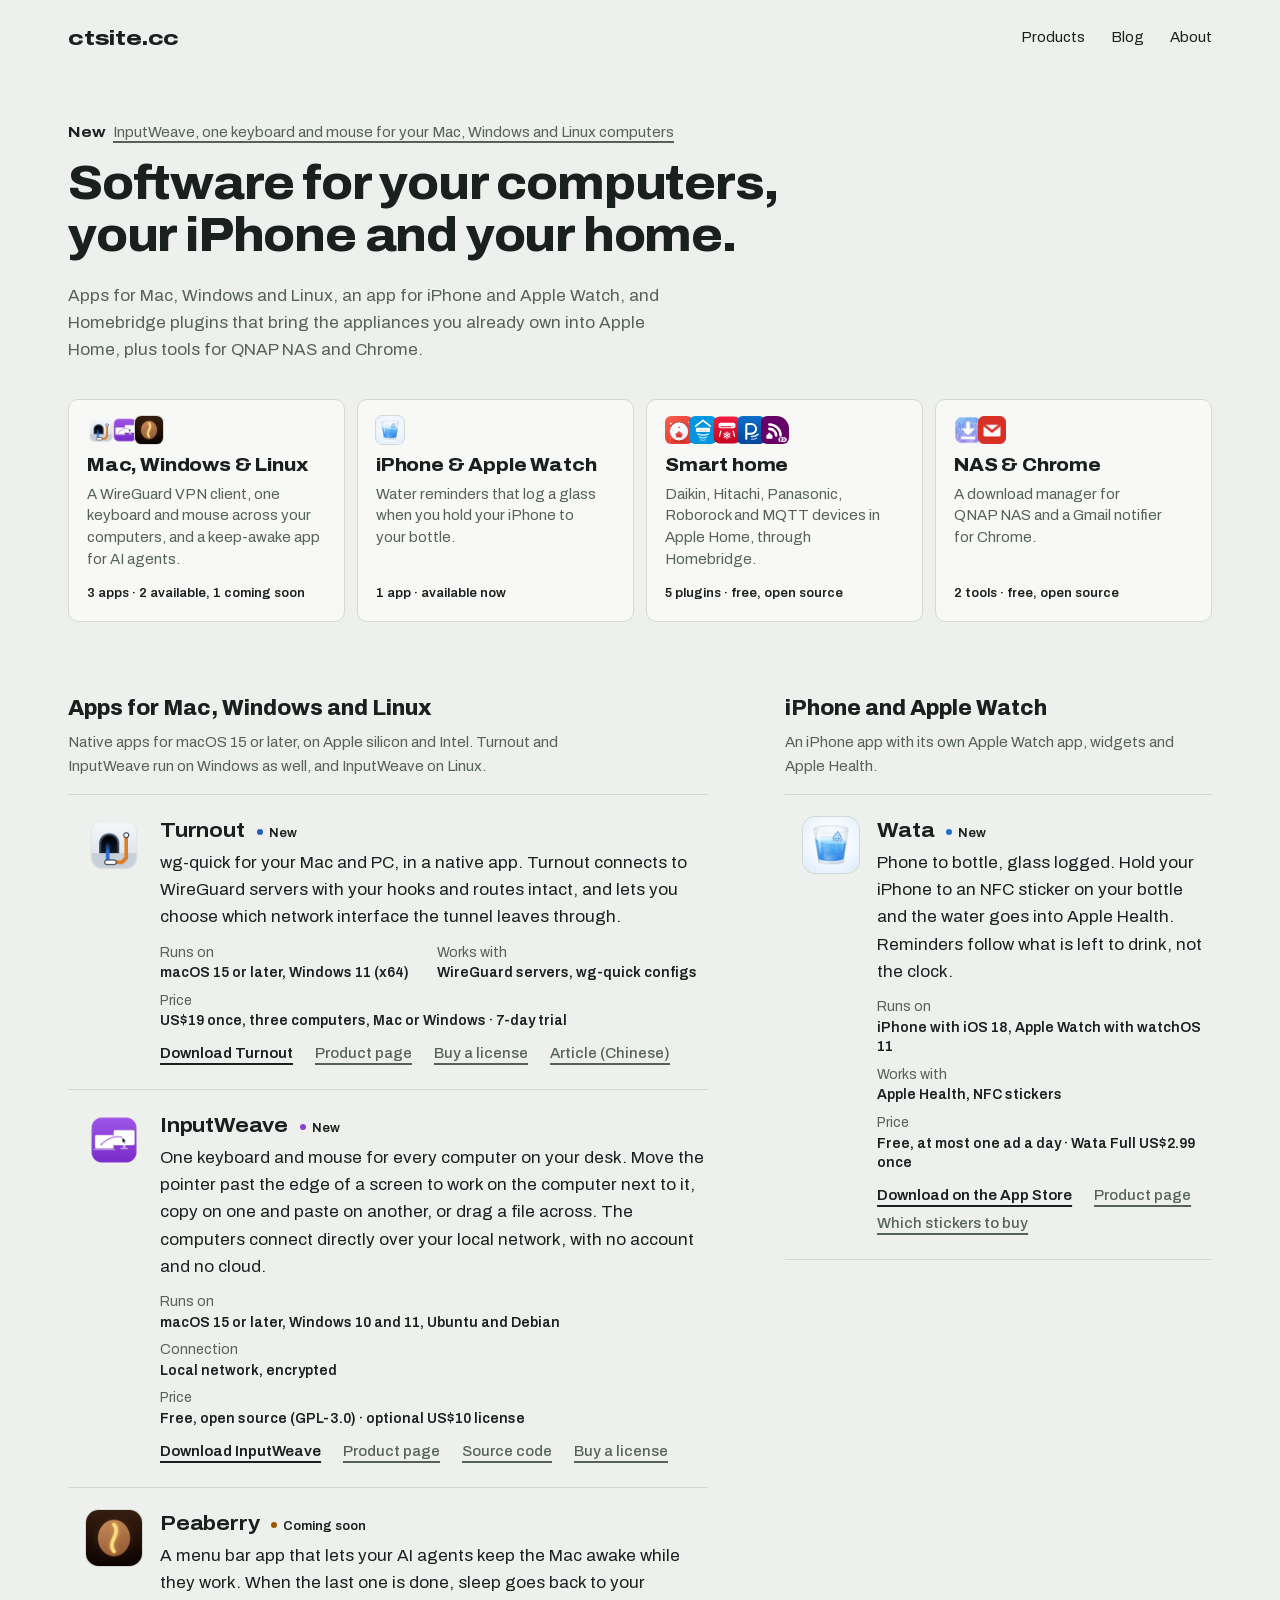
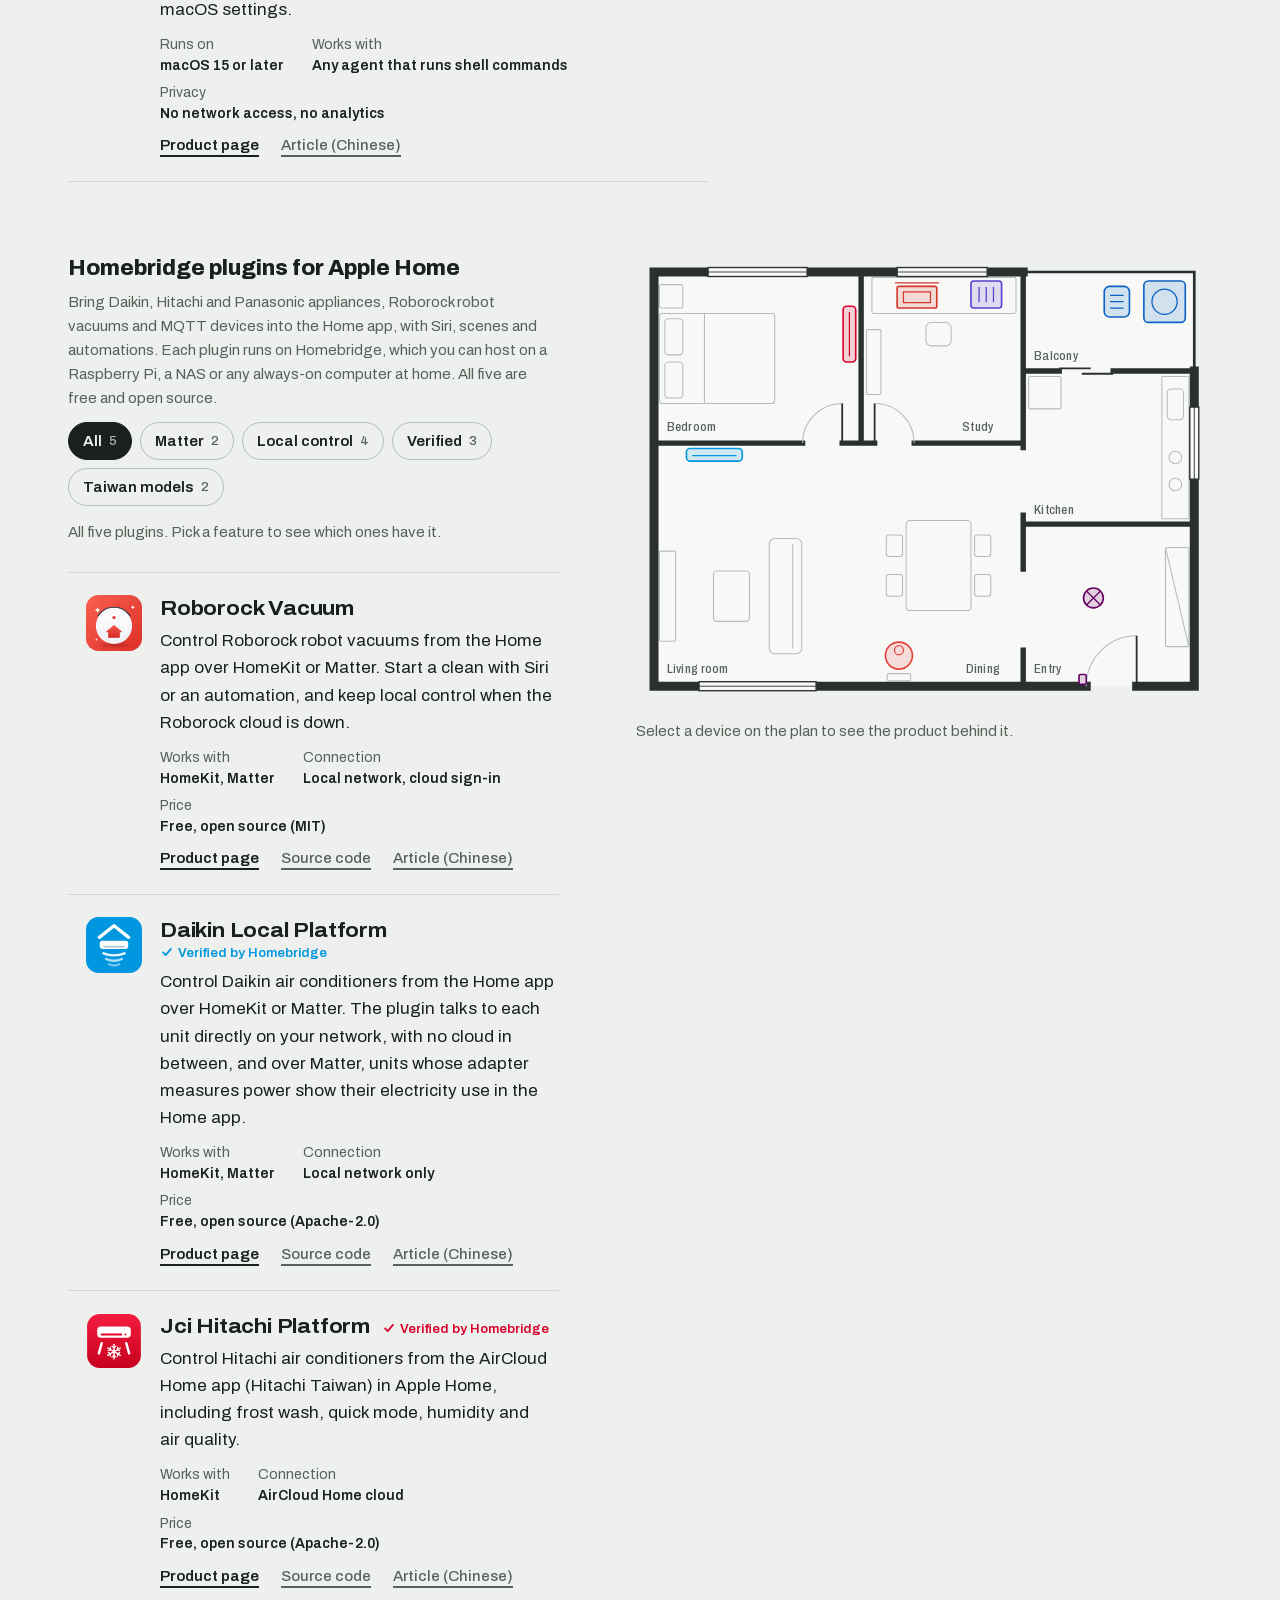
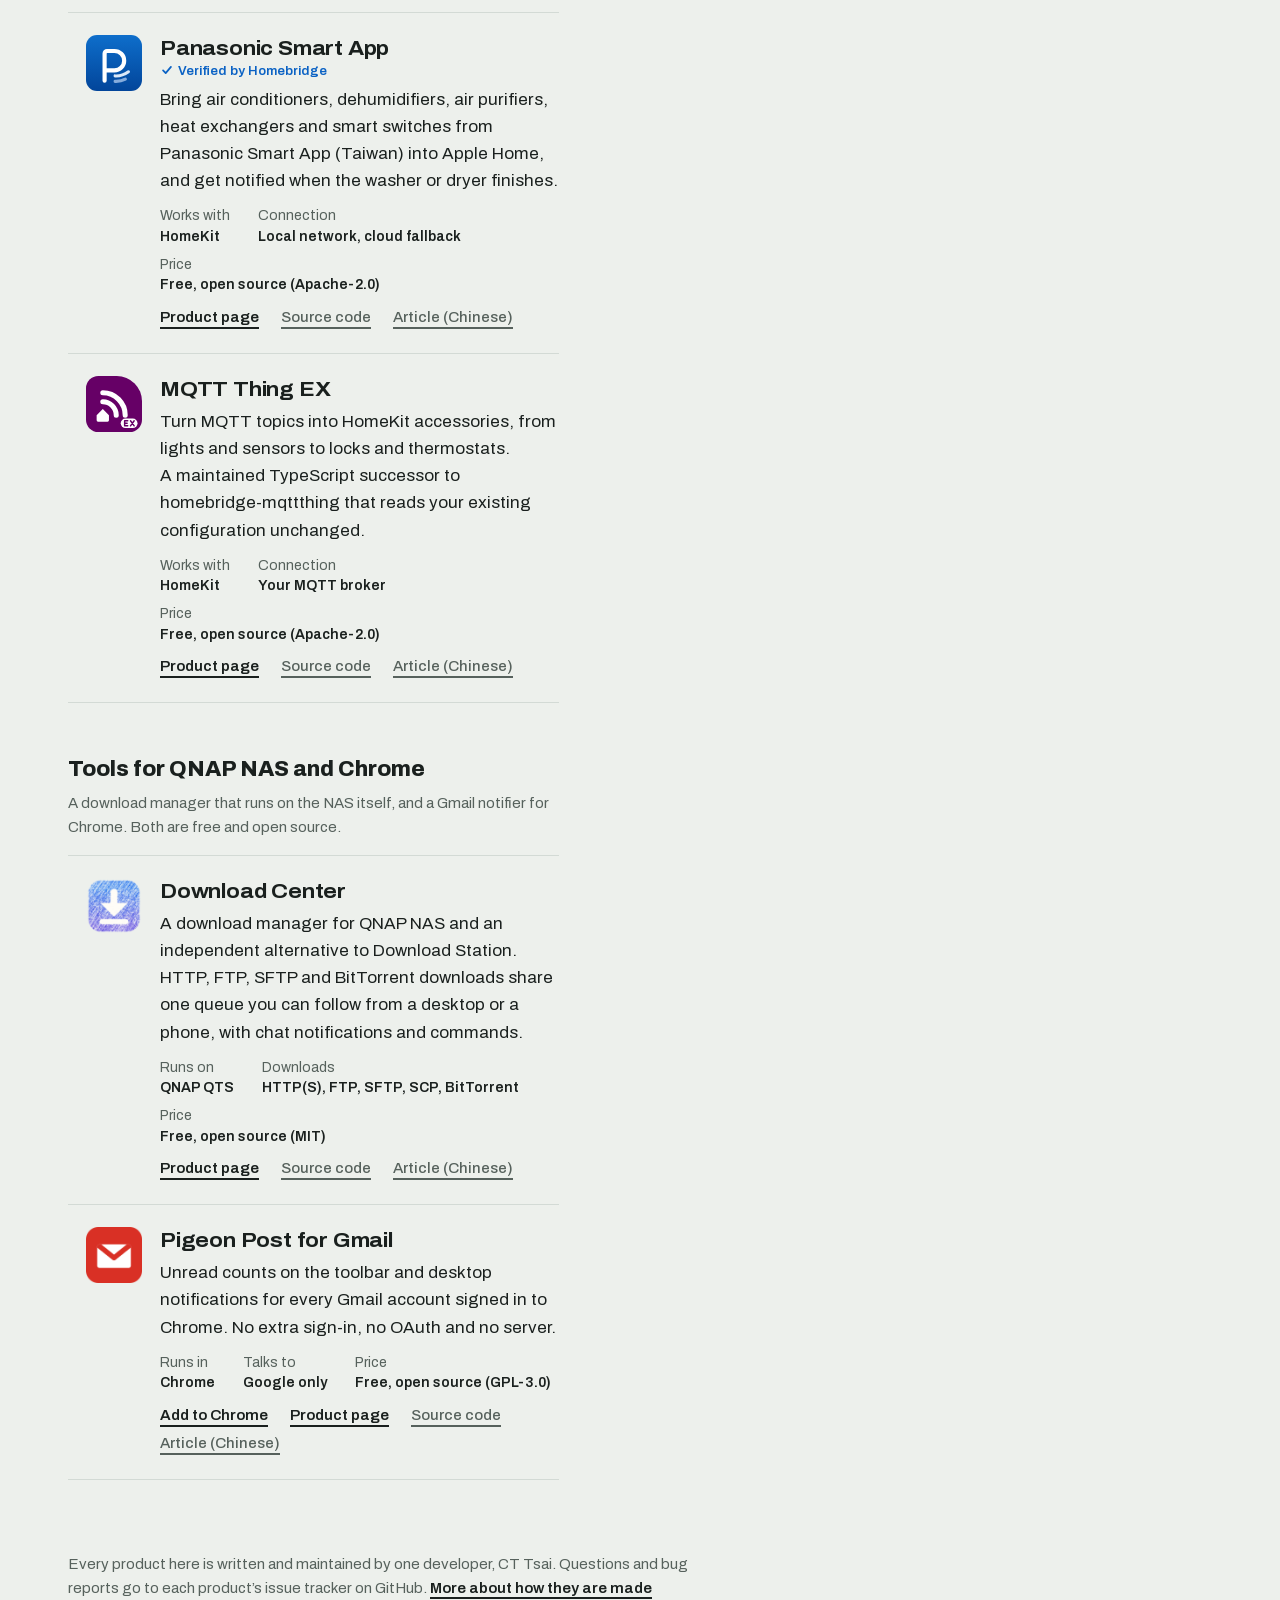
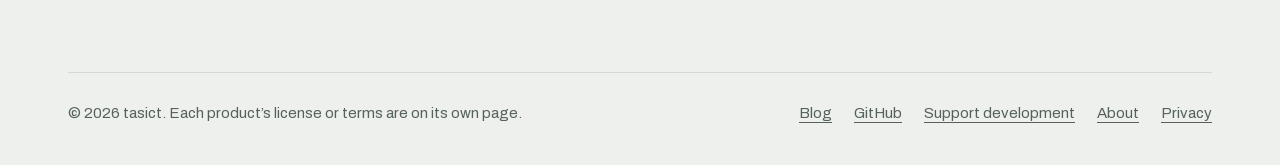
<file: index.html>
<!doctype html>
<html lang="en">
<head>
<meta charset="utf-8">
<meta name="viewport" content="width=device-width, initial-scale=1">
<meta http-equiv="Content-Security-Policy" content="default-src 'self'; script-src 'self' https://pagead2.googlesyndication.com https://*.googlesyndication.com https://*.adtrafficquality.google https://www.googletagservices.com https://fundingchoicesmessages.google.com; style-src 'self' 'unsafe-inline'; img-src 'self' data: https:; font-src 'self'; connect-src 'self' https://itunes.apple.com https://turnout.ctsite.cc https://*.googlesyndication.com https://*.doubleclick.net https://*.google.com https://*.adtrafficquality.google; frame-src https://*.googlesyndication.com https://*.doubleclick.net https://*.google.com https://*.adtrafficquality.google; object-src 'none'; base-uri 'self'; form-action 'self'; upgrade-insecure-requests">
<meta name="referrer" content="strict-origin-when-cross-origin">
<title>ctsite.cc: Mac, PC and iPhone apps, Homebridge plugins for Apple Home</title>
<meta name="description" content="Turnout for Mac and Windows, InputWeave for Mac, Windows and Linux, Peaberry for Mac, Wata for iPhone and Apple Watch, and free, open-source Homebridge plugins for Apple Home, plus tools for QNAP NAS and Chrome.">
<link rel="canonical" href="https://www.ctsite.cc/">
<meta property="og:type" content="website">
<meta property="og:site_name" content="ctsite.cc">
<meta property="og:url" content="https://www.ctsite.cc/">
<meta property="og:title" content="ctsite.cc: Mac, PC and iPhone apps, Homebridge plugins for Apple Home">
<meta property="og:description" content="Apps for Mac, Windows, Linux and iPhone, and free, open-source Homebridge plugins that bring Daikin, Hitachi, Panasonic, Roborock and MQTT devices into Apple Home.">
<meta property="og:image" content="https://www.ctsite.cc/og.png">
<meta property="og:image:width" content="1200">
<meta property="og:image:height" content="630">
<meta property="og:image:alt" content="The ctsite.cc home page: apps for Mac, Windows, Linux, iPhone and Apple Watch, Homebridge plugins, and tools for QNAP NAS and Chrome">
<meta property="og:locale" content="en_US">
<meta name="twitter:card" content="summary_large_image">
<meta name="color-scheme" content="light dark">
<meta name="theme-color" content="#EDF0EC" media="(prefers-color-scheme: light)">
<meta name="theme-color" content="#0F1312" media="(prefers-color-scheme: dark)">
<link rel="icon" href="favicon.svg" type="image/svg+xml">
<link rel="apple-touch-icon" href="apple-touch-icon.png">
<link rel="preload" href="fonts/archivo-latin.woff2" as="font" type="font/woff2" crossorigin>
<link rel="stylesheet" href="site.css">
<script src="site.js" defer></script>
<script type="application/ld+json">
{
  "@context": "https://schema.org",
  "@graph": [
    {
      "@type": "Organization",
      "@id": "https://www.ctsite.cc/#org",
      "name": "ctsite.cc",
      "url": "https://www.ctsite.cc/",
      "founder": {"@type": "Person", "name": "CT Tsai", "url": "https://github.com/tasict"},
      "sameAs": ["https://github.com/tasict", "https://blog.ctsite.cc/"]
    },
    {
      "@type": "WebSite",
      "@id": "https://www.ctsite.cc/#site",
      "name": "ctsite.cc",
      "url": "https://www.ctsite.cc/",
      "inLanguage": "en",
      "publisher": {"@id": "https://www.ctsite.cc/#org"}
    }
  ]
}
</script>
<script async src="https://pagead2.googlesyndication.com/pagead/js/adsbygoogle.js?client=ca-pub-5869768897978172"
     crossorigin="anonymous"></script>
</head>
<body>
<a class="skip" href="#main">Skip to content</a>
<div class="page">

<header class="top">
  <a class="mark" href="/">ctsite.cc</a>
  <nav class="nav" aria-label="Site">
    <a href="#products">Products</a>
    <a href="https://blog.ctsite.cc/">Blog</a>
    <a href="about.html">About</a>
  </nav>
</header>

<main class="home" id="main" data-new-days="60">

  <section class="intro hero" aria-labelledby="hello">
    <div class="new-slot"><p class="new" hidden><span class="new-tag">New</span> <a href=""></a></p></div>
    <h1 id="hello">Software for your computers, your iPhone and your home.</h1>
    <p class="lede">Apps for Mac, Windows and Linux, an app for iPhone and Apple Watch, and Homebridge plugins that bring the appliances you already own into Apple Home, plus tools for QNAP NAS and Chrome.</p>

    <nav class="directory" id="products" aria-label="Product categories">
      <ul>
        <li>
          <a href="#desktop" data-section="desktop" data-noun="app">
            <span class="dir-icons" aria-hidden="true"><img src="icons/turnout.png" width="28" height="28" alt=""><img src="icons/inputweave.png" width="28" height="28" alt=""><img class="icon-square" src="icons/peaberry.png" width="28" height="28" alt=""></span>
            <span class="dir-label">Mac, Windows &amp; Linux</span>
            <span class="dir-line">A WireGuard VPN client, one keyboard and mouse across your computers, and a keep-awake app for AI agents.</span>
            <span class="dir-meta">3 apps · 2 available, 1 coming soon</span>
          </a>
        </li>
        <li>
          <a href="#iphone" data-section="iphone" data-noun="app">
            <span class="dir-icons" aria-hidden="true"><img class="icon-square" src="icons/wata.png" width="28" height="28" alt=""></span>
            <span class="dir-label">iPhone &amp; Apple Watch</span>
            <span class="dir-line">Water reminders that log a glass when you hold your iPhone to your bottle.</span>
            <span class="dir-meta">1 app · available now</span>
          </a>
        </li>
        <li>
          <a href="#smart-home">
            <span class="dir-icons" aria-hidden="true"><img src="icons/roborock.svg" width="28" height="28" alt=""><img src="icons/daikin.svg" width="28" height="28" alt=""><img src="icons/hitachi.svg" width="28" height="28" alt=""><img src="icons/panasonic.svg" width="28" height="28" alt=""><img src="icons/mqtt.svg" width="28" height="28" alt=""></span>
            <span class="dir-label">Smart home</span>
            <span class="dir-line">Daikin, Hitachi, Panasonic, Roborock and MQTT devices in Apple Home, through Homebridge.</span>
            <span class="dir-meta">5 plugins · free, open source</span>
          </a>
        </li>
        <li>
          <a href="#tools">
            <span class="dir-icons" aria-hidden="true"><img src="icons/download-center.png" width="28" height="28" alt=""><img src="icons/pigeon-post.png" width="28" height="28" alt=""></span>
            <span class="dir-label">NAS &amp; Chrome</span>
            <span class="dir-line">A download manager for QNAP NAS and a Gmail notifier for Chrome.</span>
            <span class="dir-meta">2 tools · free, open source</span>
          </a>
        </li>
      </ul>
    </nav>
  </section>

  <div class="apps">

    <section class="group" id="desktop" aria-labelledby="desktop-title">
      <h2 id="desktop-title">Apps for Mac, Windows and Linux</h2>
      <p class="group-note">Native apps for macOS 15 or later, on Apple silicon and Intel. Turnout and InputWeave run on Windows as well, and InputWeave on Linux.</p>
      <ul class="projects">
        <li class="project c-turnout" id="turnout" data-status="live" data-released="2026-10-26"
            data-site="https://turnout.ctsite.cc/" data-new-line="Turnout, a WireGuard VPN client for Mac and Windows"
            data-pricing="https://turnout.ctsite.cc/assets/pricing.json">
          <img src="icons/turnout.png" width="56" height="56" alt="">
          <div>
            <div class="project-head">
              <h3>Turnout</h3>
              <span class="status" hidden></span>
            </div>
            <p class="desc">wg-quick for your Mac and PC, in a native app. Turnout connects to WireGuard servers with your hooks and routes intact, and lets you choose which network interface the tunnel leaves through.</p>
            <dl class="facts">
              <div><dt>Runs on</dt><dd>macOS 15 or later, Windows 11 (x64)</dd></div>
              <div><dt>Works with</dt><dd>WireGuard servers, wg-quick configs</dd></div>
              <div data-fact="price"><dt>Price</dt><dd><span data-price>US$19</span> once, three computers, Mac or Windows · 7-day trial</dd></div>
            </dl>
            <p class="sale" hidden></p>
            <p class="links">
              <a href="https://turnout.ctsite.cc/#install">Download Turnout</a>
              <a class="quiet" href="https://turnout.ctsite.cc/">Product page</a>
              <a class="quiet" href="https://turnout.ctsite.cc/#pricing">Buy a license</a>
              <a class="quiet" href="https://blog.ctsite.cc/2026/10/turnout.html" hreflang="zh-Hant">Article (Chinese)</a>
            </p>
          </div>
        </li>
        <li class="project c-inputweave" id="inputweave" data-status="live" data-released="2026-11-05"
            data-site="https://inputweave.ctsite.cc/" data-new-line="InputWeave, one keyboard and mouse for your Mac, Windows and Linux computers">
          <img src="icons/inputweave.png" width="56" height="56" alt="">
          <div>
            <div class="project-head">
              <h3>InputWeave</h3>
              <span class="status" hidden></span>
            </div>
            <p class="desc">One keyboard and mouse for every computer on your desk. Move the pointer past the edge of a screen to work on the computer next to it, copy on one and paste on another, or drag a file across. The computers connect directly over your local network, with no account and no cloud.</p>
            <dl class="facts">
              <div><dt>Runs on</dt><dd>macOS 15 or later, Windows 10 and 11, Ubuntu and Debian</dd></div>
              <div><dt>Connection</dt><dd>Local network, encrypted</dd></div>
              <div data-fact="price"><dt>Price</dt><dd>Free, open source (GPL-3.0) · optional US$10 license</dd></div>
            </dl>
            <p class="links">
              <a href="https://inputweave.ctsite.cc/#download">Download InputWeave</a>
              <a class="quiet" href="https://inputweave.ctsite.cc/">Product page</a>
              <a class="quiet" href="https://github.com/tasict/InputWeave">Source code</a>
              <a class="quiet" href="https://inputweave.ctsite.cc/#price">Buy a license</a>
            </p>
          </div>
        </li>
        <li class="project c-peaberry" id="peaberry" data-status="soon"
            data-site="https://peaberry.ctsite.cc/" data-new-line="Peaberry keeps your Mac awake for AI agents"
            data-store="mac" data-bundle-id="com.tasict.peaberry" data-store-label="Download on the Mac App Store">
          <img class="icon-square" src="icons/peaberry.png" width="56" height="56" alt="">
          <div>
            <div class="project-head">
              <h3>Peaberry</h3>
              <span class="status">Coming soon</span>
            </div>
            <p class="desc">A menu bar app that lets your AI agents keep the Mac awake while they work. When the last one is done, sleep goes back to your macOS settings.</p>
            <dl class="facts">
              <div><dt>Runs on</dt><dd>macOS 15 or later</dd></div>
              <div><dt>Works with</dt><dd>Any agent that runs shell commands</dd></div>
              <div><dt>Privacy</dt><dd>No network access, no analytics</dd></div>
            </dl>
            <p class="links">
              <a href="https://peaberry.ctsite.cc/">Product page</a>
              <a class="quiet" href="https://blog.ctsite.cc/2026/10/peaberry.html" hreflang="zh-Hant">Article (Chinese)</a>
            </p>
          </div>
        </li>
      </ul>
    </section>

    <section class="group" id="iphone" aria-labelledby="iphone-title">
      <h2 id="iphone-title">iPhone and Apple Watch</h2>
      <p class="group-note">An iPhone app with its own Apple Watch app, widgets and Apple Health.</p>
      <ul class="projects">
        <li class="project c-wata" id="wata" data-status="live" data-released="2026-11-04"
            data-site="https://wata.ctsite.cc/" data-new-line="Wata, water reminders for iPhone and Apple Watch">
          <img class="icon-square" src="icons/wata.png" width="56" height="56" alt="">
          <div>
            <div class="project-head">
              <h3>Wata</h3>
              <span class="status" hidden></span>
            </div>
            <p class="desc">Phone to bottle, glass logged. Hold your iPhone to an NFC sticker on your bottle and the water goes into Apple Health. Reminders follow what is left to drink, not the clock.</p>
            <dl class="facts">
              <div><dt>Runs on</dt><dd>iPhone with iOS 18, Apple Watch with watchOS 11</dd></div>
              <div><dt>Works with</dt><dd>Apple Health, NFC stickers</dd></div>
              <div data-fact="price"><dt>Price</dt><dd>Free, at most one ad a day · Wata Full US$2.99 once</dd></div>
            </dl>
            <p class="links">
              <a href="https://apps.apple.com/app/id6826999730">Download on the App Store</a>
              <a class="quiet" href="https://wata.ctsite.cc/">Product page</a>
              <a class="quiet" href="https://wata.ctsite.cc/stickers/">Which stickers to buy</a>
            </p>
          </div>
        </li>
      </ul>
    </section>

  </div>

  <div class="rooms">

    <section class="group smart-home" aria-labelledby="smart-home">
      <h2 id="smart-home">Homebridge plugins for Apple Home</h2>
      <p class="group-note">Bring Daikin, Hitachi and Panasonic appliances, Roborock robot vacuums and MQTT devices into the Home app, with Siri, scenes and automations. Each plugin runs on Homebridge, which you can host on a Raspberry Pi, a NAS or any always-on computer at home. All five are free and open source.</p>

      <div class="plan-wrap">
        <figure class="plan-fig">
          <svg class="plan" viewBox="0 0 640 500" role="group" aria-label="Floor plan: each device in the home is one of the products">
            <g class="floors">
              <rect class="floor" data-room="bedroom" x="20" y="20" width="230" height="190"/>
              <rect class="floor" data-room="study" x="250" y="20" width="180" height="190"/>
              <rect class="floor" data-room="balcony" x="430" y="20" width="190" height="110"/>
              <rect class="floor" data-room="kitchen" x="430" y="130" width="190" height="170"/>
              <rect class="floor" data-room="living" x="20" y="210" width="220" height="270"/>
              <rect class="floor" data-room="dining" x="240" y="210" width="190" height="270"/>
              <rect class="floor" data-room="entry" x="430" y="300" width="190" height="180"/>
            </g>

            <g class="furn">
              <!-- Bedroom: bed, nightstand -->
              <rect x="26" y="66" width="128" height="100" rx="3"/>
              <rect x="32" y="72" width="20" height="40" rx="4"/>
              <rect x="32" y="120" width="20" height="40" rx="4"/>
              <path d="M76 66V166"/>
              <rect x="26" y="34" width="26" height="26" rx="2"/>
              <!-- Study: desk, chair, bookshelf -->
              <rect x="262" y="26" width="160" height="40" rx="2"/>
              <rect x="322" y="76" width="28" height="26" rx="6"/>
              <rect x="256" y="84" width="16" height="72" rx="1"/>
              <!-- Kitchen: counter, sink, burners, fridge -->
              <rect x="584" y="136" width="30" height="158"/>
              <rect x="590" y="150" width="18" height="34" rx="4"/>
              <circle cx="599" cy="226" r="7"/>
              <circle cx="599" cy="256" r="7"/>
              <rect x="436" y="136" width="36" height="36" rx="2"/>
              <!-- Living room: TV stand, sofa, coffee table -->
              <rect x="26" y="330" width="18" height="100" rx="2"/>
              <rect x="148" y="316" width="36" height="128" rx="6"/>
              <path d="M174 322V438"/>
              <rect x="86" y="352" width="40" height="56" rx="4"/>
              <!-- Dining: table, chairs, charging dock -->
              <rect x="300" y="296" width="72" height="100" rx="4"/>
              <rect x="278" y="312" width="18" height="24" rx="3"/>
              <rect x="278" y="356" width="18" height="24" rx="3"/>
              <rect x="376" y="312" width="18" height="24" rx="3"/>
              <rect x="376" y="356" width="18" height="24" rx="3"/>
              <rect x="279" y="466" width="26" height="8" rx="2"/>
              <!-- Entry: shoe cabinet -->
              <rect x="588" y="326" width="26" height="110" rx="2"/>
              <path d="M588 326L614 436"/>
            </g>

            <g class="walls">
              <path class="ext" d="M20 20H80M190 20H290M390 20H430M20 20V480M20 480H70M200 480H500M556 480H620M620 130V170M620 250V480"/>
              <path class="rail" d="M430 20H620V130"/>
              <path class="int" d="M20 210H185M229 210H265M309 210H430M250 20V210M430 20V215M430 290V350M430 440V480M430 130H470M530 130H620M430 300H620"/>
              <rect class="win" x="80" y="15" width="110" height="10"/>
              <rect class="win" x="290" y="15" width="100" height="10"/>
              <rect class="win" x="70" y="475" width="130" height="10"/>
              <rect class="win" x="615" y="170" width="10" height="80"/>
              <path class="glass" d="M80 20H190M290 20H390M70 480H200M620 170V250"/>
            </g>

            <g class="doors">
              <path class="swing" d="M185 210A44 44 0 0 1 229 166M309 210A44 44 0 0 0 265 166M500 480A56 56 0 0 1 556 424"/>
              <path class="leaf" d="M229 210V166M265 210V166M556 480V424M470 127H505M495 133H530"/>
            </g>

            <g class="labels">
              <text class="room-label" x="34" y="197">Bedroom</text>
              <text class="room-label" x="362" y="197">Study</text>
              <text class="room-label" x="442" y="118">Balcony</text>
              <text class="room-label" x="442" y="289">Kitchen</text>
              <text class="room-label" x="34" y="465">Living room</text>
              <text class="room-label" x="366" y="465">Dining</text>
              <text class="room-label" x="442" y="465">Entry</text>
            </g>

            <g class="devices">
              <a class="dev c-daikin" href="#daikin" data-project="daikin" data-room="living"
                 aria-label="Daikin Local Platform: Daikin air conditioner in the living room"
                 data-where="Daikin air conditioner in the living room">
                <rect class="hit" x="46" y="212" width="82" height="62"/>
                <g class="fx air air-down"><path d="M66 242Q87 250 108 242"/><path d="M72 254Q87 260 102 254"/><path d="M78 266Q87 270 96 266"/></g>
                <rect class="shape" x="56" y="216" width="62" height="14" rx="4"/>
                <path class="detail" d="M63 224H111"/>
              </a>
              <a class="dev c-hitachi" href="#hitachi" data-project="hitachi" data-room="bedroom"
                 aria-label="Jci Hitachi Platform: Hitachi air conditioner in the bedroom"
                 data-where="Hitachi air conditioner in the bedroom">
                <rect class="hit" x="190" y="50" width="58" height="78"/>
                <g class="fx air air-left"><path d="M220 68Q212 89 220 110"/><path d="M208 74Q202 89 208 104"/><path d="M196 80Q192 89 196 98"/></g>
                <rect class="shape" x="230" y="58" width="14" height="62" rx="4"/>
                <path class="detail" d="M237 65V113"/>
              </a>
              <a class="dev c-panasonic" href="#panasonic" data-project="panasonic" data-room="balcony"
                 aria-label="Panasonic Smart App: Panasonic washer and dehumidifier on the back balcony"
                 data-where="Panasonic washer and dehumidifier on the back balcony">
                <rect class="hit" x="512" y="26" width="104" height="56"/>
                <rect class="shape" x="564" y="30" width="46" height="46" rx="5"/>
                <circle class="detail" cx="587" cy="53" r="14"/>
                <g class="fx"><path class="drum" d="M579 53A8 8 0 0 1 587 45M595 53A8 8 0 0 1 587 61"/></g>
                <rect class="shape" x="520" y="36" width="28" height="34" rx="6"/>
                <path class="detail" d="M527 46H541M527 53H541M527 60H541"/>
              </a>
              <a class="dev c-roborock" href="#roborock" data-project="roborock" data-room="dining"
                 aria-label="Roborock Vacuum: robot vacuum in the dining area"
                 data-where="Roborock robot vacuum in the dining area">
                <rect class="hit" x="268" y="420" width="48" height="50"/>
                <g class="fx"><path class="trail" d="M292 430C262 424 254 266 294 254L388 254C414 258 414 418 388 434L318 446"/></g>
                <circle class="shape" cx="292" cy="446" r="15"/>
                <circle class="detail" cx="292" cy="440" r="5"/>
              </a>
              <a class="dev c-mqtt" href="#mqtt" data-project="mqtt" data-room="entry"
                 aria-label="MQTT Thing EX: light and door sensor in the entryway"
                 data-where="MQTT light and door sensor in the entryway">
                <rect class="hit" x="484" y="356" width="50" height="124"/>
                <g class="fx"><circle class="glow" cx="508" cy="382" r="24"/></g>
                <circle class="shape" cx="508" cy="382" r="11"/>
                <path class="detail" d="M500.5 374.5L515.5 389.5M515.5 374.5L500.5 389.5"/>
                <rect class="shape" x="492" y="467" width="8" height="11" rx="1.5"/>
              </a>
              <a class="dev c-dc" href="#download-center" data-project="download-center" data-room="study"
                 aria-label="Download Center: QNAP NAS in the study"
                 data-where="QNAP NAS in the study">
                <rect class="hit" x="366" y="26" width="46" height="40"/>
                <rect class="shape" x="372" y="30" width="34" height="30" rx="3"/>
                <path class="detail" d="M381 37V53M389 37V53M397 37V53"/>
                <g class="fx"><circle class="led" cx="381" cy="56.5" r="1.6"/><circle class="led" cx="389" cy="56.5" r="1.6"/><circle class="led" cx="397" cy="56.5" r="1.6"/></g>
              </a>
              <a class="dev c-pigeon" href="#pigeon-post" data-project="pigeon-post" data-room="study"
                 aria-label="Pigeon Post for Gmail: Chrome on the laptop in the study"
                 data-where="Chrome on the laptop in the study">
                <rect class="hit" x="282" y="26" width="60" height="40"/>
                <rect class="shape" x="290" y="36" width="44" height="24" rx="2"/>
                <path class="detail" d="M288 32H336M297 42H327V54H297Z"/>
                <g class="fx"><circle class="ring" cx="336" cy="31" r="5"/><circle class="badge" cx="336" cy="31" r="5"/></g>
              </a>
            </g>
          </svg>
          <figcaption class="plan-caption">
            <span class="cap-idle">Select a device on the plan to see the product behind it.</span>
            <span class="cap-lit" hidden><strong class="cap-name"></strong> <span class="cap-where"></span></span>
          </figcaption>
        </figure>
      </div>

      <div class="plugins">
        <div class="filters" role="group" aria-label="Filter plugins by feature" hidden>
          <button type="button" class="chip" data-filter="all" aria-pressed="true"
                  data-note="All five plugins. Pick a feature to see which ones have it.">All <span class="chip-n"></span></button>
          <button type="button" class="chip" data-filter="matter" aria-pressed="false"
                  data-note="Exposes its devices over Matter as well as HomeKit.">Matter <span class="chip-n"></span></button>
          <button type="button" class="chip" data-filter="local" aria-pressed="false"
                  data-note="Talks to the device on your home network, so everyday control does not depend on the maker’s cloud.">Local control <span class="chip-n"></span></button>
          <button type="button" class="chip" data-filter="verified" aria-pressed="false"
                  data-note="Reviewed by the Homebridge team and listed as a verified plugin.">Verified <span class="chip-n"></span></button>
          <button type="button" class="chip" data-filter="taiwan" aria-pressed="false"
                  data-note="For appliances sold in Taiwan, controlled through the maker’s Taiwanese app.">Taiwan models <span class="chip-n"></span></button>
        </div>
        <p class="filter-note" aria-live="polite" hidden></p>

        <ul class="projects">
          <li class="project c-roborock" id="roborock" data-tags="matter local">
            <img src="icons/roborock.svg" width="56" height="56" alt="">
            <div>
              <h3>Roborock Vacuum</h3>
              <p class="desc">Control Roborock robot vacuums from the Home app over HomeKit or Matter. Start a clean with Siri or an automation, and keep local control when the Roborock cloud is down.</p>
              <dl class="facts">
                <div><dt>Works with</dt><dd>HomeKit, Matter</dd></div>
                <div><dt>Connection</dt><dd>Local network, cloud sign-in</dd></div>
                <div><dt>Price</dt><dd>Free, open source (MIT)</dd></div>
              </dl>
              <p class="links">
                <a href="https://tasict.github.io/homebridge-roborock-vacuum/">Product page</a>
                <a class="quiet" href="https://github.com/tasict/homebridge-roborock-vacuum">Source code</a>
                <a class="quiet" href="https://blog.ctsite.cc/2026/10/roborock-vacuum.html" hreflang="zh-Hant">Article (Chinese)</a>
              </p>
            </div>
          </li>
          <li class="project c-daikin" id="daikin" data-tags="matter local verified">
            <img src="icons/daikin.svg" width="56" height="56" alt="">
            <div>
              <div class="project-head">
                <h3>Daikin Local Platform</h3>
                <span class="verified"><svg viewBox="0 0 16 16" aria-hidden="true"><path d="M3.5 8.5l3 3 6-7"/></svg>Verified by Homebridge</span>
              </div>
              <p class="desc">Control Daikin air conditioners from the Home app over HomeKit or Matter. The plugin talks to each unit directly on your network, with no cloud in between, and over Matter, units whose adapter measures power show their electricity use in the Home app.</p>
              <dl class="facts">
                <div><dt>Works with</dt><dd>HomeKit, Matter</dd></div>
                <div><dt>Connection</dt><dd>Local network only</dd></div>
                <div><dt>Price</dt><dd>Free, open source (Apache-2.0)</dd></div>
              </dl>
              <p class="links">
                <a href="https://tasict.github.io/homebridge-daikin-local-platform/">Product page</a>
                <a class="quiet" href="https://github.com/tasict/homebridge-daikin-local-platform">Source code</a>
                <a class="quiet" href="https://blog.ctsite.cc/2026/10/daikin-local-platform.html" hreflang="zh-Hant">Article (Chinese)</a>
              </p>
            </div>
          </li>
          <li class="project c-hitachi" id="hitachi" data-tags="verified taiwan">
            <img src="icons/hitachi.svg" width="56" height="56" alt="">
            <div>
              <div class="project-head">
                <h3>Jci Hitachi Platform</h3>
                <span class="verified"><svg viewBox="0 0 16 16" aria-hidden="true"><path d="M3.5 8.5l3 3 6-7"/></svg>Verified by Homebridge</span>
              </div>
              <p class="desc">Control Hitachi air conditioners from the AirCloud Home app (Hitachi Taiwan) in Apple Home, including frost wash, quick mode, humidity and air quality.</p>
              <dl class="facts">
                <div><dt>Works with</dt><dd>HomeKit</dd></div>
                <div><dt>Connection</dt><dd>AirCloud Home cloud</dd></div>
                <div><dt>Price</dt><dd>Free, open source (Apache-2.0)</dd></div>
              </dl>
              <p class="links">
                <a href="https://tasict.github.io/homebridge-jci-hitachi-platform/">Product page</a>
                <a class="quiet" href="https://github.com/tasict/homebridge-jci-hitachi-platform">Source code</a>
                <a class="quiet" href="https://blog.ctsite.cc/2026/10/hitachi-aircloud.html" hreflang="zh-Hant">Article (Chinese)</a>
              </p>
            </div>
          </li>
          <li class="project c-panasonic" id="panasonic" data-tags="local verified taiwan">
            <img src="icons/panasonic.svg" width="56" height="56" alt="">
            <div>
              <div class="project-head">
                <h3>Panasonic Smart App</h3>
                <span class="verified"><svg viewBox="0 0 16 16" aria-hidden="true"><path d="M3.5 8.5l3 3 6-7"/></svg>Verified by Homebridge</span>
              </div>
              <p class="desc">Bring air conditioners, dehumidifiers, air purifiers, heat exchangers and smart switches from Panasonic Smart App (Taiwan) into Apple Home, and get notified when the washer or dryer finishes.</p>
              <dl class="facts">
                <div><dt>Works with</dt><dd>HomeKit</dd></div>
                <div><dt>Connection</dt><dd>Local network, cloud fallback</dd></div>
                <div><dt>Price</dt><dd>Free, open source (Apache-2.0)</dd></div>
              </dl>
              <p class="links">
                <a href="https://tasict.github.io/homebridge-panasonic-smart-app/">Product page</a>
                <a class="quiet" href="https://github.com/tasict/homebridge-panasonic-smart-app">Source code</a>
                <a class="quiet" href="https://blog.ctsite.cc/2026/10/panasonic-smart-app.html" hreflang="zh-Hant">Article (Chinese)</a>
              </p>
            </div>
          </li>
          <li class="project c-mqtt" id="mqtt" data-tags="local">
            <img src="icons/mqtt.svg" width="56" height="56" alt="">
            <div>
              <h3>MQTT Thing EX</h3>
              <p class="desc">Turn MQTT topics into HomeKit accessories, from lights and sensors to locks and thermostats. A maintained TypeScript successor to homebridge-mqttthing that reads your existing configuration unchanged.</p>
              <dl class="facts">
                <div><dt>Works with</dt><dd>HomeKit</dd></div>
                <div><dt>Connection</dt><dd>Your MQTT broker</dd></div>
                <div><dt>Price</dt><dd>Free, open source (Apache-2.0)</dd></div>
              </dl>
              <p class="links">
                <a href="https://tasict.github.io/homebridge-mqttthing-ex/">Product page</a>
                <a class="quiet" href="https://github.com/tasict/homebridge-mqttthing-ex">Source code</a>
                <a class="quiet" href="https://blog.ctsite.cc/2026/10/mqttthing-ex.html" hreflang="zh-Hant">Article (Chinese)</a>
              </p>
            </div>
          </li>
        </ul>
      </div>
    </section>

    <section class="group" id="tools" aria-labelledby="tools-title">
      <h2 id="tools-title">Tools for QNAP NAS and Chrome</h2>
      <p class="group-note">A download manager that runs on the NAS itself, and a Gmail notifier for Chrome. Both are free and open source.</p>
      <ul class="projects">
        <li class="project c-dc" id="download-center">
          <img src="icons/download-center.png" width="56" height="56" alt="">
          <div>
            <h3>Download Center</h3>
            <p class="desc">A download manager for QNAP NAS and an independent alternative to Download Station. HTTP, FTP, SFTP and BitTorrent downloads share one queue you can follow from a desktop or a phone, with chat notifications and commands.</p>
            <dl class="facts">
              <div><dt>Runs on</dt><dd>QNAP QTS</dd></div>
              <div><dt>Downloads</dt><dd>HTTP(S), FTP, SFTP, SCP, BitTorrent</dd></div>
              <div><dt>Price</dt><dd>Free, open source (MIT)</dd></div>
            </dl>
            <p class="links">
              <a href="https://tasict.github.io/DownloadCenter/">Product page</a>
              <a class="quiet" href="https://github.com/tasict/DownloadCenter">Source code</a>
              <a class="quiet" href="https://blog.ctsite.cc/2026/10/download-center.html" hreflang="zh-Hant">Article (Chinese)</a>
            </p>
          </div>
        </li>
        <li class="project c-pigeon" id="pigeon-post">
          <img src="icons/pigeon-post.png" width="56" height="56" alt="">
          <div>
            <h3>Pigeon Post for Gmail</h3>
            <p class="desc">Unread counts on the toolbar and desktop notifications for every Gmail account signed in to Chrome. No extra sign-in, no OAuth and no server.</p>
            <dl class="facts">
              <div><dt>Runs in</dt><dd>Chrome</dd></div>
              <div><dt>Talks to</dt><dd>Google only</dd></div>
              <div><dt>Price</dt><dd>Free, open source (GPL-3.0)</dd></div>
            </dl>
            <p class="links">
              <a href="https://chromewebstore.google.com/detail/pigeon-post-for-gmail/adflaplgialinhjpiiggopbhebjjiddd">Add to Chrome</a>
              <a href="https://tasict.github.io/pigeon-post-for-gmail/">Product page</a>
              <a class="quiet" href="https://github.com/tasict/pigeon-post-for-gmail">Source code</a>
              <a class="quiet" href="https://blog.ctsite.cc/2026/10/pigeon-post-gmail.html" hreflang="zh-Hant">Article (Chinese)</a>
            </p>
          </div>
        </li>
      </ul>
    </section>

  </div>

  <p class="closing">Every product here is written and maintained by one developer, CT Tsai. Questions and bug reports go to each product’s issue tracker on GitHub. <a href="about.html">More about how they are made</a></p>
</main>

<footer class="foot">
  <p>© 2026 tasict. Each product’s license or terms are on its own page.</p>
  <p class="foot-links">
    <a href="https://blog.ctsite.cc/">Blog</a>
    <a href="https://github.com/tasict">GitHub</a>
    <a href="https://tasict.bobaboba.me">Support development</a>
    <a href="about.html">About</a>
    <a href="privacy.html">Privacy</a>
  </p>
</footer>

</div>
</body>
</html>
</file>
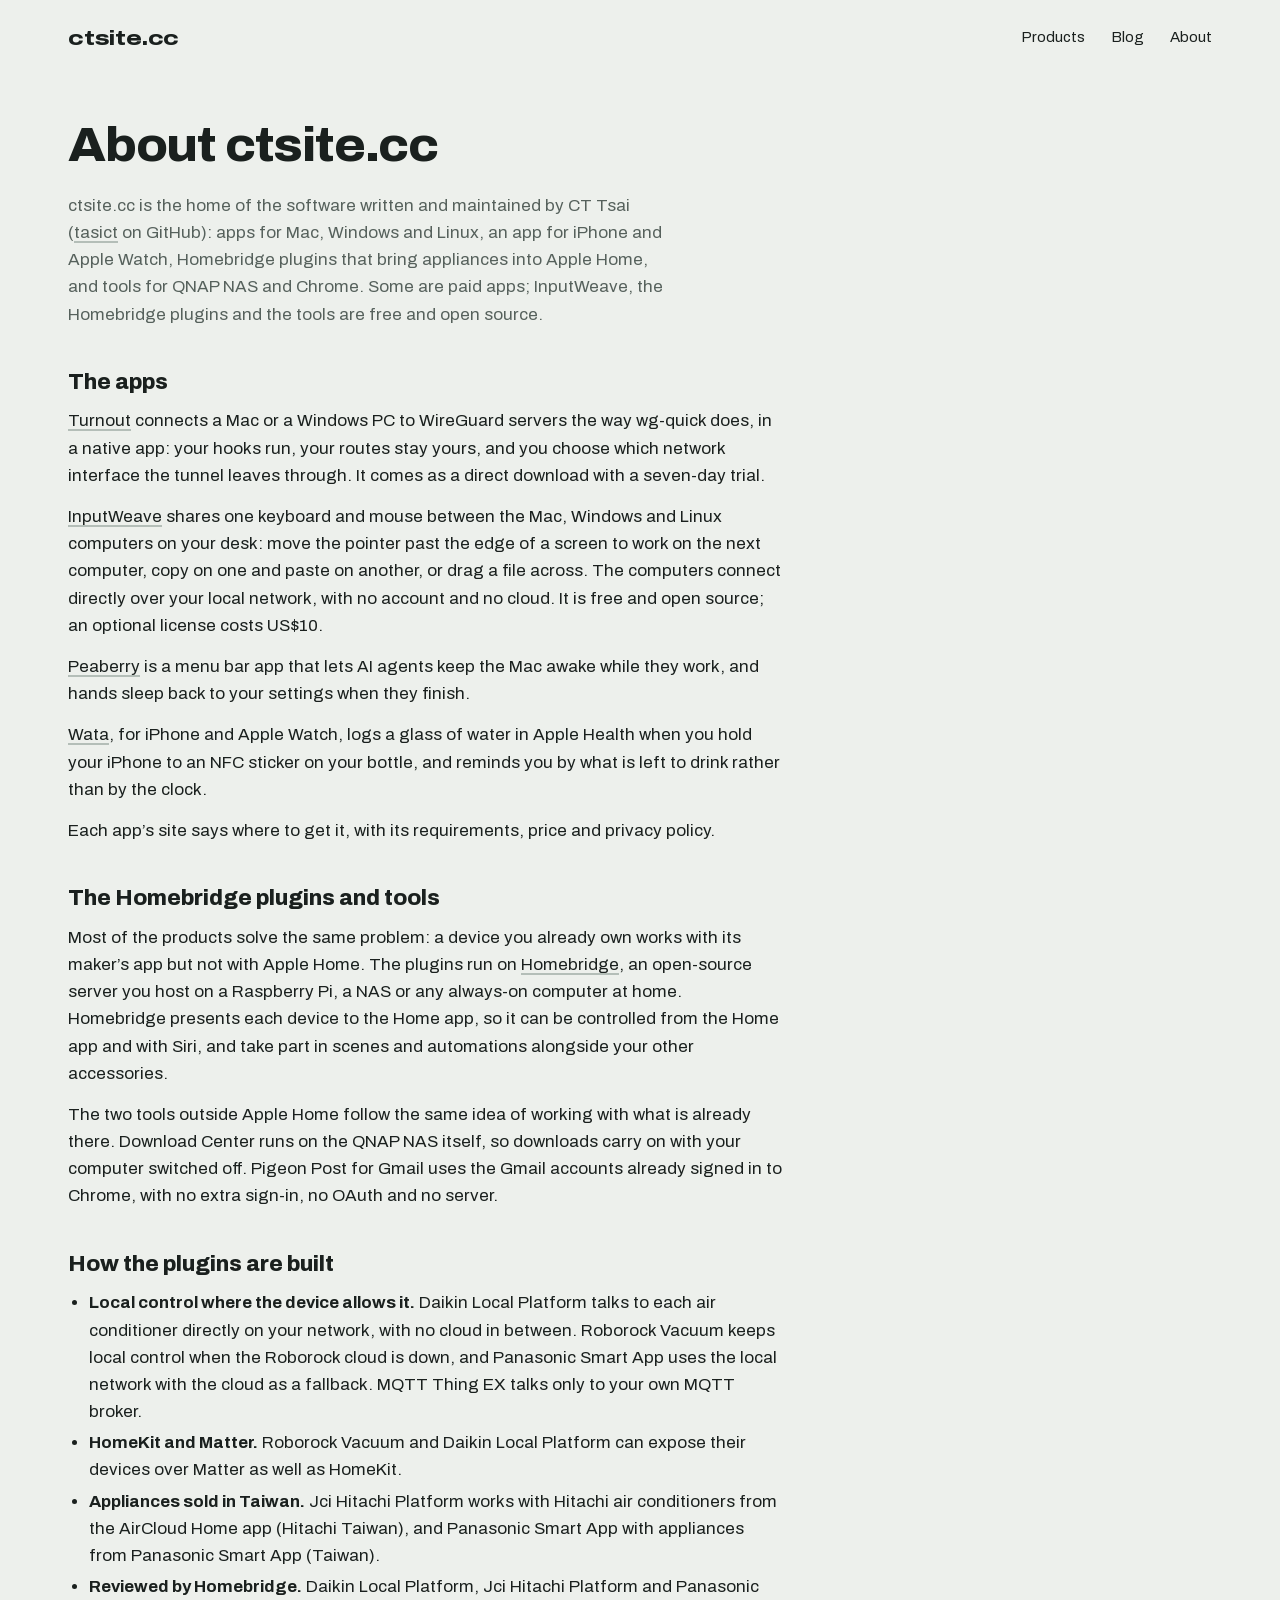
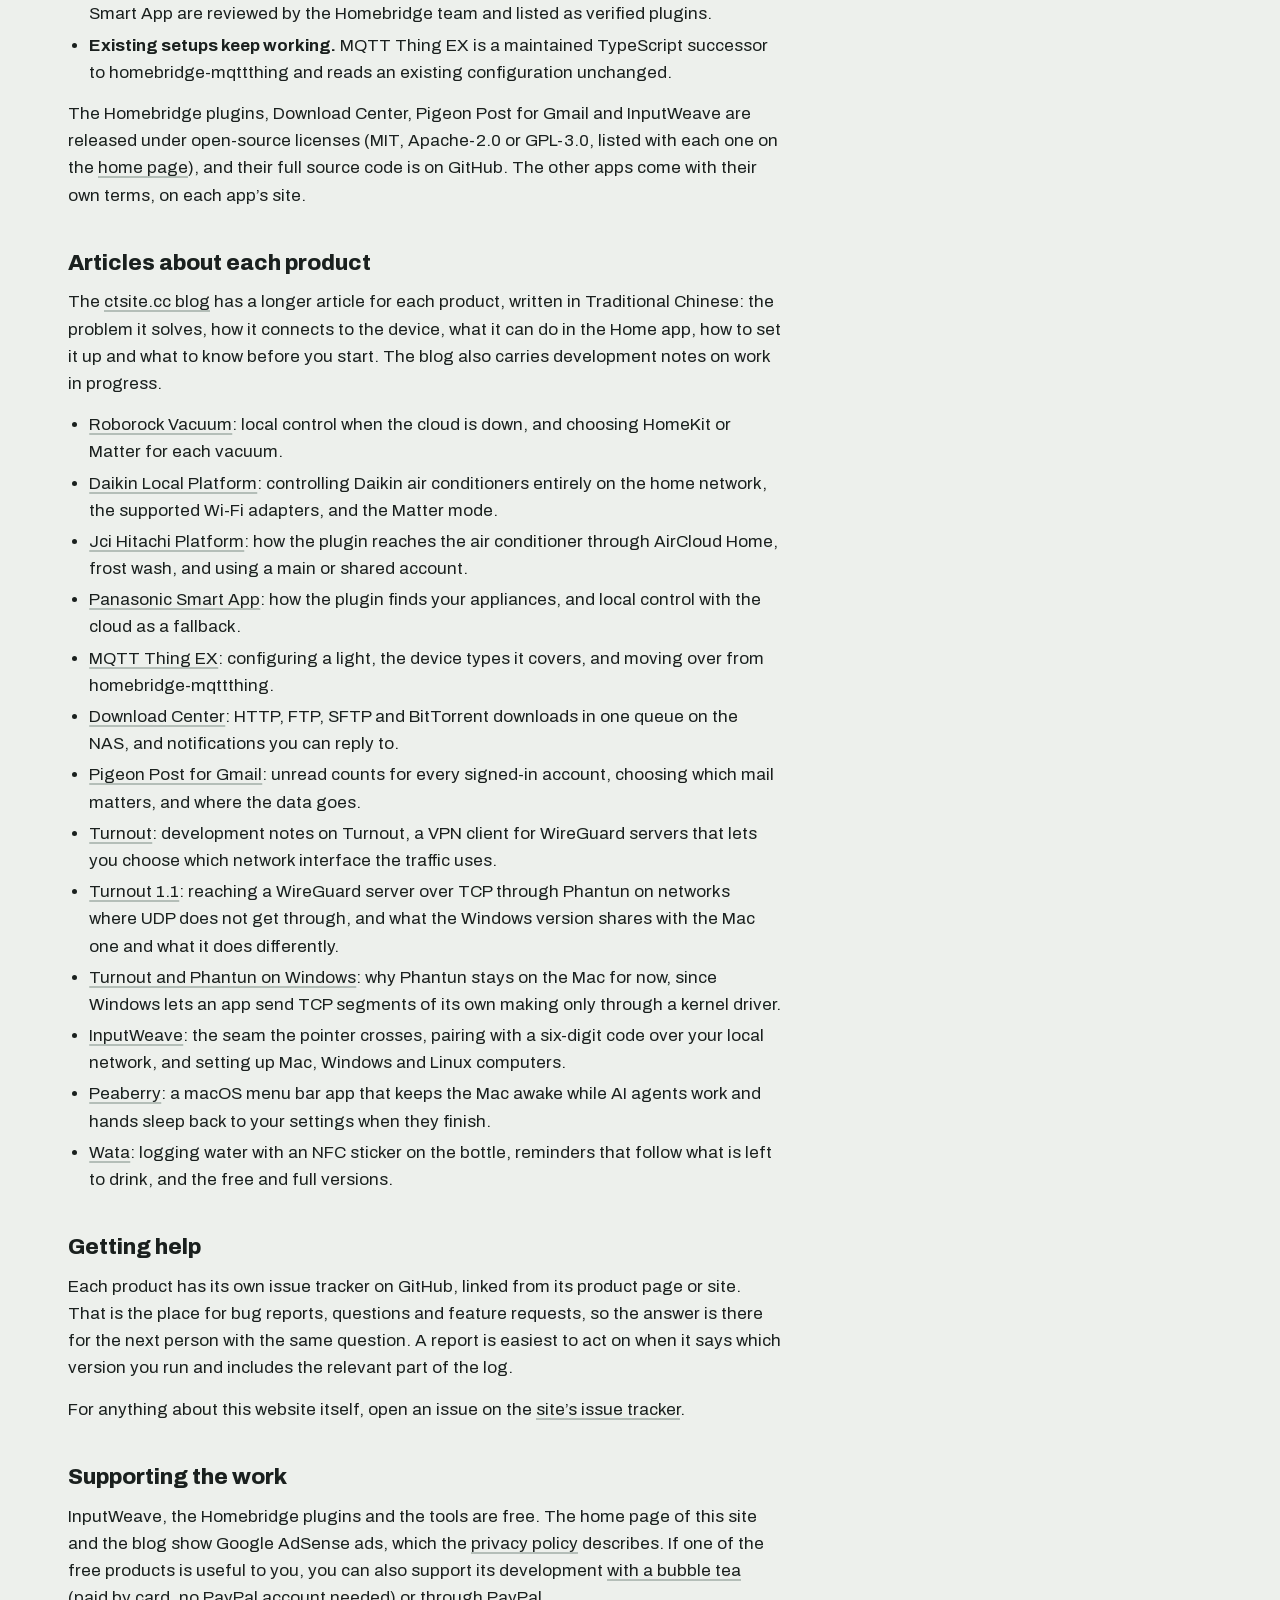
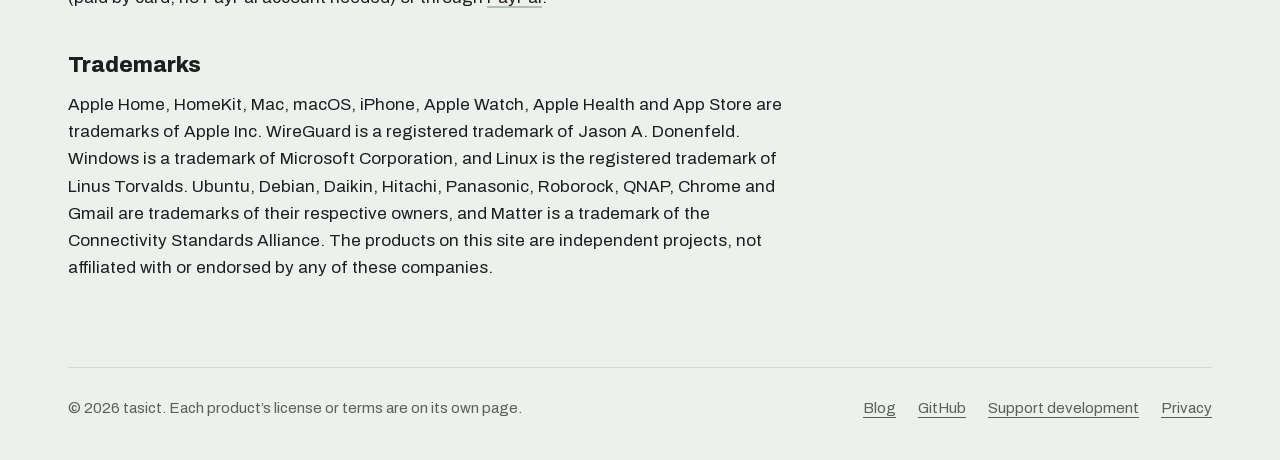
<file: about.html>
<!doctype html>
<html lang="en">
<head>
<meta charset="utf-8">
<meta name="viewport" content="width=device-width, initial-scale=1">
<meta http-equiv="Content-Security-Policy" content="default-src 'self'; style-src 'self' 'unsafe-inline'; img-src 'self' data:; font-src 'self'; object-src 'none'; base-uri 'self'; form-action 'self'; upgrade-insecure-requests">
<meta name="referrer" content="strict-origin-when-cross-origin">
<title>ctsite.cc: about</title>
<meta name="description" content="Who makes the ctsite.cc apps, Homebridge plugins and tools, what they are for, where the articles about each one are, and how to get help or get in touch.">
<link rel="canonical" href="https://www.ctsite.cc/about.html">
<meta property="og:type" content="website">
<meta property="og:site_name" content="ctsite.cc">
<meta property="og:url" content="https://www.ctsite.cc/about.html">
<meta property="og:title" content="ctsite.cc: about">
<meta property="og:description" content="Who makes the ctsite.cc apps, Homebridge plugins and tools, what they are for, where the articles about each one are, and how to get help or get in touch.">
<meta property="og:image" content="https://www.ctsite.cc/og.png">
<meta property="og:image:width" content="1200">
<meta property="og:image:height" content="630">
<meta property="og:image:alt" content="The ctsite.cc home page: apps for Mac, Windows, Linux, iPhone and Apple Watch, Homebridge plugins, and tools for QNAP NAS and Chrome">
<meta property="og:locale" content="en_US">
<meta name="twitter:card" content="summary_large_image">
<meta name="color-scheme" content="light dark">
<meta name="theme-color" content="#EDF0EC" media="(prefers-color-scheme: light)">
<meta name="theme-color" content="#0F1312" media="(prefers-color-scheme: dark)">
<link rel="icon" href="favicon.svg" type="image/svg+xml">
<link rel="apple-touch-icon" href="apple-touch-icon.png">
<link rel="preload" href="fonts/archivo-latin.woff2" as="font" type="font/woff2" crossorigin>
<link rel="stylesheet" href="site.css">
</head>
<body>
<a class="skip" href="#main">Skip to content</a>
<div class="page">

<header class="top">
  <a class="mark" href="/">ctsite.cc</a>
  <nav class="nav" aria-label="Site">
    <a href="/#products">Products</a>
    <a href="https://blog.ctsite.cc/">Blog</a>
    <a href="about.html" aria-current="page">About</a>
  </nav>
</header>

<main class="doc" id="main">
  <h1>About ctsite.cc</h1>
  <p class="lede">ctsite.cc is the home of the software written and maintained by CT Tsai (<a href="https://github.com/tasict">tasict</a> on GitHub): apps for Mac, Windows and Linux, an app for iPhone and Apple Watch, Homebridge plugins that bring appliances into Apple Home, and tools for QNAP NAS and Chrome. Some are paid apps; InputWeave, the Homebridge plugins and the tools are free and open source.</p>

  <h2>The apps</h2>
  <p><a href="https://turnout.ctsite.cc/">Turnout</a> connects a Mac or a Windows PC to WireGuard servers the way wg-quick does, in a native app: your hooks run, your routes stay yours, and you choose which network interface the tunnel leaves through. It comes as a direct download with a seven-day trial.</p>
  <p><a href="https://inputweave.ctsite.cc/">InputWeave</a> shares one keyboard and mouse between the Mac, Windows and Linux computers on your desk: move the pointer past the edge of a screen to work on the next computer, copy on one and paste on another, or drag a file across. The computers connect directly over your local network, with no account and no cloud. It is free and open source; an optional license costs US$10.</p>
  <p><a href="https://peaberry.ctsite.cc/">Peaberry</a> is a menu bar app that lets AI agents keep the Mac awake while they work, and hands sleep back to your settings when they finish.</p>
  <p><a href="https://wata.ctsite.cc/">Wata</a>, for iPhone and Apple Watch, logs a glass of water in Apple Health when you hold your iPhone to an NFC sticker on your bottle, and reminds you by what is left to drink rather than by the clock.</p>
  <p>Each app’s site says where to get it, with its requirements, price and privacy policy.</p>

  <h2>The Homebridge plugins and tools</h2>
  <p>Most of the products solve the same problem: a device you already own works with its maker’s app but not with Apple Home. The plugins run on <a href="https://homebridge.io/">Homebridge</a>, an open-source server you host on a Raspberry Pi, a NAS or any always-on computer at home. Homebridge presents each device to the Home app, so it can be controlled from the Home app and with Siri, and take part in scenes and automations alongside your other accessories.</p>
  <p>The two tools outside Apple Home follow the same idea of working with what is already there. Download Center runs on the QNAP NAS itself, so downloads carry on with your computer switched off. Pigeon Post for Gmail uses the Gmail accounts already signed in to Chrome, with no extra sign-in, no OAuth and no server.</p>

  <h2>How the plugins are built</h2>
  <ul>
    <li><strong>Local control where the device allows it.</strong> Daikin Local Platform talks to each air conditioner directly on your network, with no cloud in between. Roborock Vacuum keeps local control when the Roborock cloud is down, and Panasonic Smart App uses the local network with the cloud as a fallback. MQTT Thing EX talks only to your own MQTT broker.</li>
    <li><strong>HomeKit and Matter.</strong> Roborock Vacuum and Daikin Local Platform can expose their devices over Matter as well as HomeKit.</li>
    <li><strong>Appliances sold in Taiwan.</strong> Jci Hitachi Platform works with Hitachi air conditioners from the AirCloud Home app (Hitachi Taiwan), and Panasonic Smart App with appliances from Panasonic Smart App (Taiwan).</li>
    <li><strong>Reviewed by Homebridge.</strong> Daikin Local Platform, Jci Hitachi Platform and Panasonic Smart App are reviewed by the Homebridge team and listed as verified plugins.</li>
    <li><strong>Existing setups keep working.</strong> MQTT Thing EX is a maintained TypeScript successor to homebridge-mqttthing and reads an existing configuration unchanged.</li>
  </ul>
  <p>The Homebridge plugins, Download Center, Pigeon Post for Gmail and InputWeave are released under open-source licenses (MIT, Apache-2.0 or GPL-3.0, listed with each one on the <a href="/#products">home page</a>), and their full source code is on GitHub. The other apps come with their own terms, on each app’s site.</p>

  <h2>Articles about each product</h2>
  <p>The <a href="https://blog.ctsite.cc/">ctsite.cc blog</a> has a longer article for each product, written in Traditional Chinese: the problem it solves, how it connects to the device, what it can do in the Home app, how to set it up and what to know before you start. The blog also carries development notes on work in progress.</p>
  <ul>
    <li><a href="https://blog.ctsite.cc/2026/10/roborock-vacuum.html">Roborock Vacuum</a>: local control when the cloud is down, and choosing HomeKit or Matter for each vacuum.</li>
    <li><a href="https://blog.ctsite.cc/2026/10/daikin-local-platform.html">Daikin Local Platform</a>: controlling Daikin air conditioners entirely on the home network, the supported Wi-Fi adapters, and the Matter mode.</li>
    <li><a href="https://blog.ctsite.cc/2026/10/hitachi-aircloud.html">Jci Hitachi Platform</a>: how the plugin reaches the air conditioner through AirCloud Home, frost wash, and using a main or shared account.</li>
    <li><a href="https://blog.ctsite.cc/2026/10/panasonic-smart-app.html">Panasonic Smart App</a>: how the plugin finds your appliances, and local control with the cloud as a fallback.</li>
    <li><a href="https://blog.ctsite.cc/2026/10/mqttthing-ex.html">MQTT Thing EX</a>: configuring a light, the device types it covers, and moving over from homebridge-mqttthing.</li>
    <li><a href="https://blog.ctsite.cc/2026/10/download-center.html">Download Center</a>: HTTP, FTP, SFTP and BitTorrent downloads in one queue on the NAS, and notifications you can reply to.</li>
    <li><a href="https://blog.ctsite.cc/2026/10/pigeon-post-gmail.html">Pigeon Post for Gmail</a>: unread counts for every signed-in account, choosing which mail matters, and where the data goes.</li>
    <li><a href="https://blog.ctsite.cc/2026/10/turnout.html">Turnout</a>: development notes on Turnout, a VPN client for WireGuard servers that lets you choose which network interface the traffic uses.</li>
    <li><a href="https://blog.ctsite.cc/2026/11/turnout-windows.html">Turnout 1.1</a>: reaching a WireGuard server over TCP through Phantun on networks where UDP does not get through, and what the Windows version shares with the Mac one and what it does differently.</li>
    <li><a href="https://blog.ctsite.cc/2026/11/turnout-phantun-windows.html">Turnout and Phantun on Windows</a>: why Phantun stays on the Mac for now, since Windows lets an app send TCP segments of its own making only through a kernel driver.</li>
    <li><a href="https://blog.ctsite.cc/2026/11/inputweave.html">InputWeave</a>: the seam the pointer crosses, pairing with a six-digit code over your local network, and setting up Mac, Windows and Linux computers.</li>
    <li><a href="https://blog.ctsite.cc/2026/10/peaberry.html">Peaberry</a>: a macOS menu bar app that keeps the Mac awake while AI agents work and hands sleep back to your settings when they finish.</li>
    <li><a href="https://blog.ctsite.cc/2026/11/wata.html">Wata</a>: logging water with an NFC sticker on the bottle, reminders that follow what is left to drink, and the free and full versions.</li>
  </ul>

  <h2>Getting help</h2>
  <p>Each product has its own issue tracker on GitHub, linked from its product page or site. That is the place for bug reports, questions and feature requests, so the answer is there for the next person with the same question. A report is easiest to act on when it says which version you run and includes the relevant part of the log.</p>
  <p>For anything about this website itself, open an issue on the <a href="https://github.com/tasict/tasict/issues">site’s issue tracker</a>.</p>

  <h2>Supporting the work</h2>
  <p>InputWeave, the Homebridge plugins and the tools are free. The home page of this site and the blog show Google AdSense ads, which the <a href="privacy.html">privacy policy</a> describes. If one of the free products is useful to you, you can also support its development <a href="https://tasict.bobaboba.me">with a bubble tea</a> (paid by card, no PayPal account needed) or through <a href="https://paypal.me/tasict">PayPal</a>.</p>

  <h2>Trademarks</h2>
  <p>Apple Home, HomeKit, Mac, macOS, iPhone, Apple Watch, Apple Health and App Store are trademarks of Apple Inc. WireGuard is a registered trademark of Jason A. Donenfeld. Windows is a trademark of Microsoft Corporation, and Linux is the registered trademark of Linus Torvalds. Ubuntu, Debian, Daikin, Hitachi, Panasonic, Roborock, QNAP, Chrome and Gmail are trademarks of their respective owners, and Matter is a trademark of the Connectivity Standards Alliance. The products on this site are independent projects, not affiliated with or endorsed by any of these companies.</p>
</main>

<footer class="foot">
  <p>© 2026 tasict. Each product’s license or terms are on its own page.</p>
  <p class="foot-links">
    <a href="https://blog.ctsite.cc/">Blog</a>
    <a href="https://github.com/tasict">GitHub</a>
    <a href="https://tasict.bobaboba.me">Support development</a>
    <a href="privacy.html">Privacy</a>
  </p>
</footer>

</div>
</body>
</html>
</file>
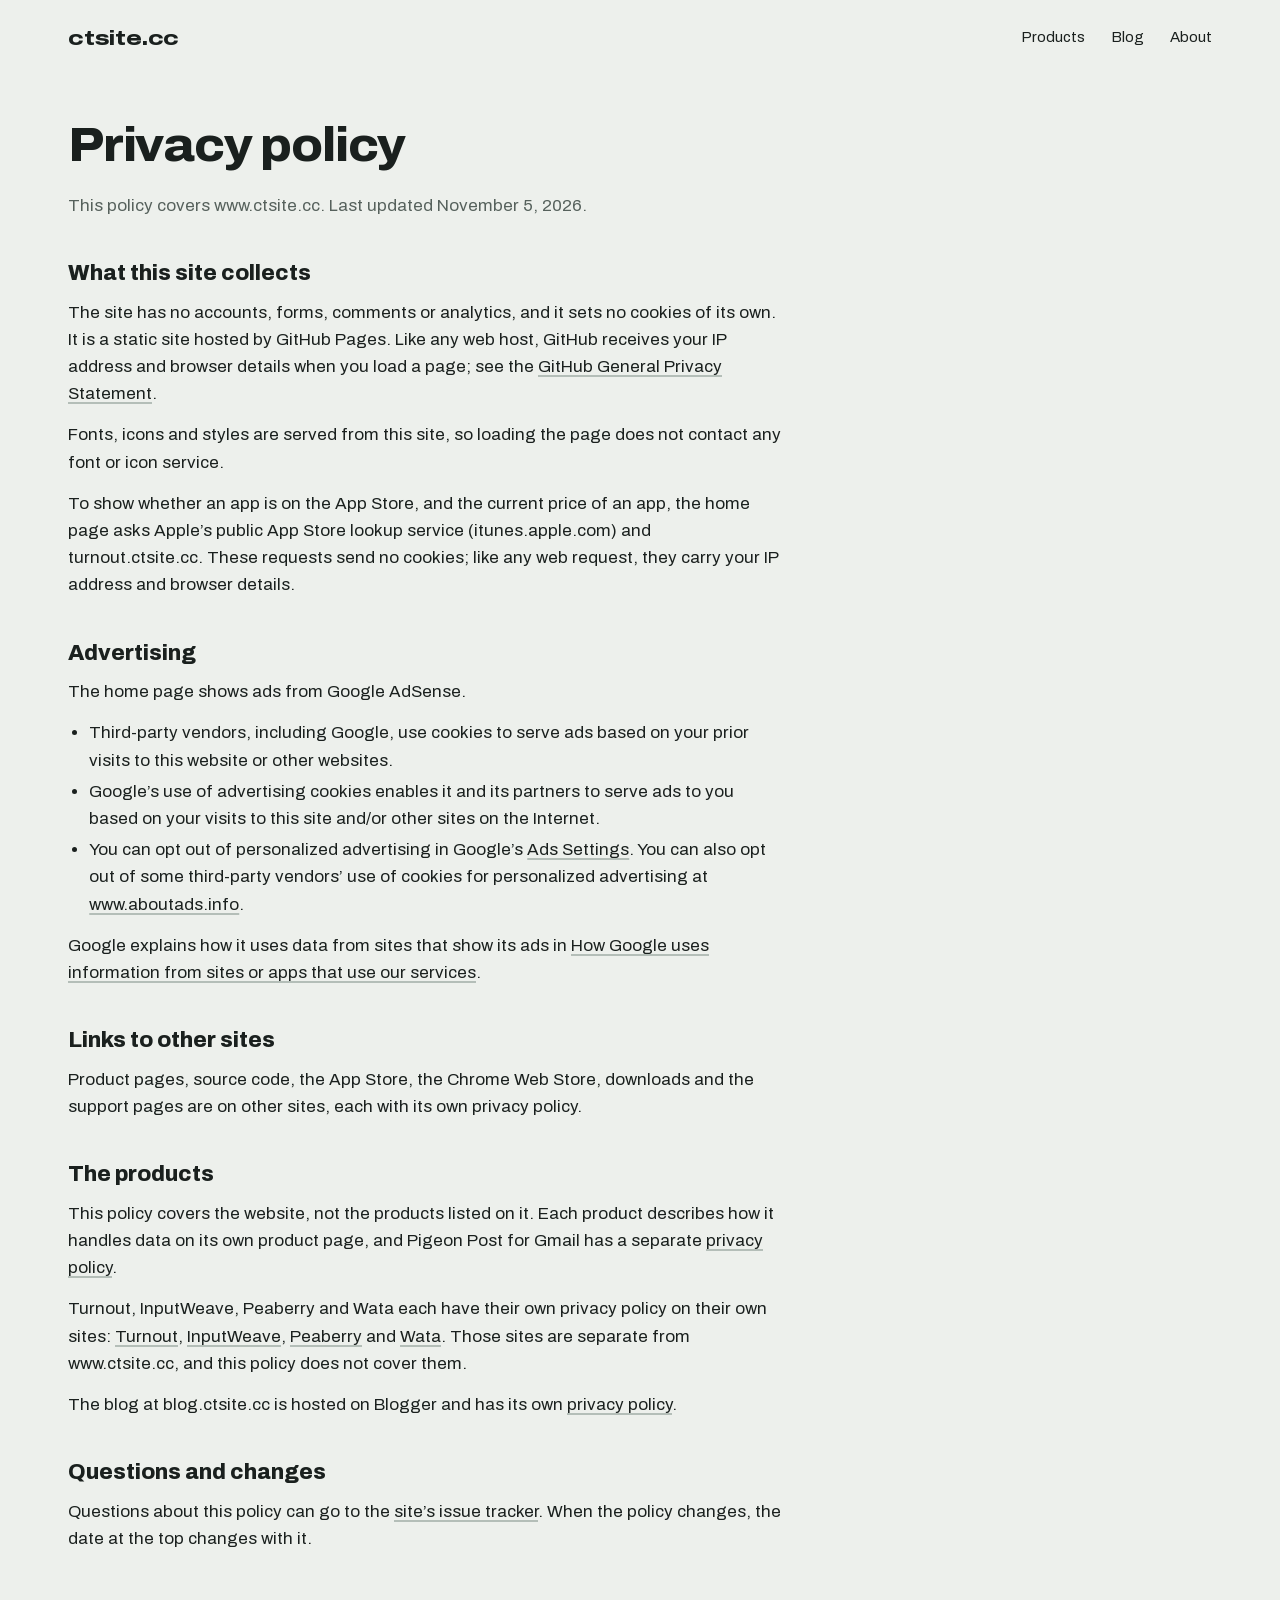
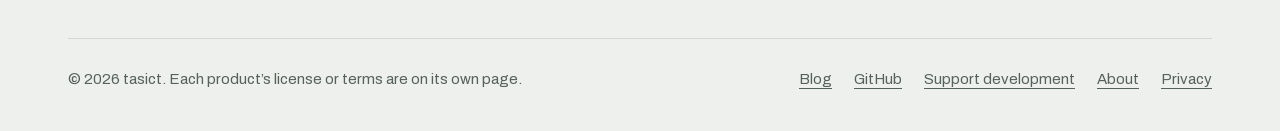
<file: privacy.html>
<!doctype html>
<html lang="en">
<head>
<meta charset="utf-8">
<meta name="viewport" content="width=device-width, initial-scale=1">
<meta http-equiv="Content-Security-Policy" content="default-src 'self'; style-src 'self' 'unsafe-inline'; img-src 'self' data:; font-src 'self'; object-src 'none'; base-uri 'self'; form-action 'self'; upgrade-insecure-requests">
<meta name="referrer" content="strict-origin-when-cross-origin">
<title>ctsite.cc: privacy policy</title>
<meta name="description" content="What www.ctsite.cc collects, how its Google AdSense ads use cookies, and how to opt out of personalized ads.">
<link rel="canonical" href="https://www.ctsite.cc/privacy.html">
<meta property="og:type" content="website">
<meta property="og:site_name" content="ctsite.cc">
<meta property="og:url" content="https://www.ctsite.cc/privacy.html">
<meta property="og:title" content="ctsite.cc: privacy policy">
<meta property="og:description" content="What www.ctsite.cc collects, how its Google AdSense ads use cookies, and how to opt out of personalized ads.">
<meta property="og:image" content="https://www.ctsite.cc/og.png">
<meta property="og:image:width" content="1200">
<meta property="og:image:height" content="630">
<meta property="og:image:alt" content="The ctsite.cc home page: apps for Mac, Windows, Linux, iPhone and Apple Watch, Homebridge plugins, and tools for QNAP NAS and Chrome">
<meta property="og:locale" content="en_US">
<meta name="twitter:card" content="summary_large_image">
<meta name="color-scheme" content="light dark">
<meta name="theme-color" content="#EDF0EC" media="(prefers-color-scheme: light)">
<meta name="theme-color" content="#0F1312" media="(prefers-color-scheme: dark)">
<link rel="icon" href="favicon.svg" type="image/svg+xml">
<link rel="apple-touch-icon" href="apple-touch-icon.png">
<link rel="preload" href="fonts/archivo-latin.woff2" as="font" type="font/woff2" crossorigin>
<link rel="stylesheet" href="site.css">
</head>
<body>
<a class="skip" href="#main">Skip to content</a>
<div class="page">

<header class="top">
  <a class="mark" href="/">ctsite.cc</a>
  <nav class="nav" aria-label="Site">
    <a href="/#products">Products</a>
    <a href="https://blog.ctsite.cc/">Blog</a>
    <a href="about.html">About</a>
  </nav>
</header>

<main class="doc" id="main">
  <h1>Privacy policy</h1>
  <p class="lede">This policy covers www.ctsite.cc. Last updated November 5, 2026.</p>

  <h2>What this site collects</h2>
  <p>The site has no accounts, forms, comments or analytics, and it sets no cookies of its own. It is a static site hosted by GitHub Pages. Like any web host, GitHub receives your IP address and browser details when you load a page; see the <a href="https://docs.github.com/en/site-policy/privacy-policies/github-general-privacy-statement">GitHub General Privacy Statement</a>.</p>
  <p>Fonts, icons and styles are served from this site, so loading the page does not contact any font or icon service.</p>
  <p>To show whether an app is on the App Store, and the current price of an app, the home page asks Apple’s public App Store lookup service (itunes.apple.com) and turnout.ctsite.cc. These requests send no cookies; like any web request, they carry your IP address and browser details.</p>

  <h2>Advertising</h2>
  <p>The home page shows ads from Google AdSense.</p>
  <ul>
    <li>Third-party vendors, including Google, use cookies to serve ads based on your prior visits to this website or other websites.</li>
    <li>Google’s use of advertising cookies enables it and its partners to serve ads to you based on your visits to this site and/or other sites on the Internet.</li>
    <li>You can opt out of personalized advertising in Google’s <a href="https://adssettings.google.com/">Ads Settings</a>. You can also opt out of some third-party vendors’ use of cookies for personalized advertising at <a href="https://www.aboutads.info/choices/">www.aboutads.info</a>.</li>
  </ul>
  <p>Google explains how it uses data from sites that show its ads in <a href="https://policies.google.com/technologies/partner-sites">How Google uses information from sites or apps that use our services</a>.</p>

  <h2>Links to other sites</h2>
  <p>Product pages, source code, the App Store, the Chrome Web Store, downloads and the support pages are on other sites, each with its own privacy policy.</p>

  <h2>The products</h2>
  <p>This policy covers the website, not the products listed on it. Each product describes how it handles data on its own product page, and Pigeon Post for Gmail has a separate <a href="https://tasict.github.io/pigeon-post-for-gmail/privacy.html">privacy policy</a>.</p>
  <p>Turnout, InputWeave, Peaberry and Wata each have their own privacy policy on their own sites: <a href="https://turnout.ctsite.cc/privacy.html">Turnout</a>, <a href="https://inputweave.ctsite.cc/privacy">InputWeave</a>, <a href="https://peaberry.ctsite.cc/privacy.html">Peaberry</a> and <a href="https://wata.ctsite.cc/privacy.html">Wata</a>. Those sites are separate from www.ctsite.cc, and this policy does not cover them.</p>
  <p>The blog at blog.ctsite.cc is hosted on Blogger and has its own <a href="https://blog.ctsite.cc/p/privacy.html">privacy policy</a>.</p>

  <h2>Questions and changes</h2>
  <p>Questions about this policy can go to the <a href="https://github.com/tasict/tasict/issues">site’s issue tracker</a>. When the policy changes, the date at the top changes with it.</p>
</main>

<footer class="foot">
  <p>© 2026 tasict. Each product’s license or terms are on its own page.</p>
  <p class="foot-links">
    <a href="https://blog.ctsite.cc/">Blog</a>
    <a href="https://github.com/tasict">GitHub</a>
    <a href="https://tasict.bobaboba.me">Support development</a>
    <a href="about.html">About</a>
    <a href="privacy.html">Privacy</a>
  </p>
</footer>

</div>
</body>
</html>
</file>
<file: site.css>
/* ctsite.cc home page
   Idea: a directory of the products, sorted by where they run (Mac, Windows and Linux; iPhone and Apple Watch; smart home; NAS and Chrome).
   The smart-home and tools products sit beside the floor plan of a Taiwanese apartment: each is a device in the home, and the room of the product being read lights up in that product's brand color.
   The site has no accent color of its own; color comes only from the products. Type is Archivo (width axis: condensed for plan labels, wide for names). */

@font-face {
  font-family: "Archivo";
  src: url("fonts/archivo-latin.woff2") format("woff2");
  font-weight: 100 900;
  font-stretch: 62% 125%;
  font-display: swap;
  unicode-range: U+0000-00FF, U+0131, U+0152-0153, U+02BB-02BC, U+02C6, U+02DA, U+02DC, U+0304, U+0308, U+0329, U+2000-206F, U+20AC, U+2122, U+2191, U+2193, U+2212, U+2215, U+FEFF, U+FFFD;
}

:root {
  color-scheme: light dark;
  --paper: #edf0ec;
  --floor: #f8f9f6;
  --ink: #1a201e;
  --muted: #56615c;
  --rule: #d3dad5;
  --line: #b4beb8;
  --wall: #29302d;

  --daikin: #0097e0;
  --hitachi: #d9002b;
  --panasonic: #0b62c4;
  --roborock: #e5413a;
  --mqtt: #660066;
  --dc: #5a3fd4;
  --pigeon: #d2382c;
  --turnout: #1f5fbf;
  --peaberry: #9a5800;
  --wata: #1a6fd6;
  --inputweave: #8e3fd8;

  --font: "Archivo", -apple-system, BlinkMacSystemFont, sans-serif;
}

@media (prefers-color-scheme: dark) {
  :root {
    --paper: #0f1312;
    --floor: #171c1a;
    --ink: #e2e8e4;
    --muted: #97a39d;
    --rule: #28312d;
    --line: #3d4944;
    --wall: #c3cdc8;

    --daikin: #36b4f0;
    --hitachi: #ff4d63;
    --panasonic: #5aa7ff;
    --roborock: #ff6a5f;
    --mqtt: #d98ad9;
    --dc: #b2a0ff;
    --pigeon: #ff7a6e;
    --turnout: #6fa3f2;
    --peaberry: #ffb224;
    --wata: #6cc4ff;
    --inputweave: #bf8cff;
  }
}

.c-daikin { --c: var(--daikin); }
.c-hitachi { --c: var(--hitachi); }
.c-panasonic { --c: var(--panasonic); }
.c-roborock { --c: var(--roborock); }
.c-mqtt { --c: var(--mqtt); }
.c-dc { --c: var(--dc); }
.c-pigeon { --c: var(--pigeon); }
.c-turnout { --c: var(--turnout); }
.c-peaberry { --c: var(--peaberry); }
.c-wata { --c: var(--wata); }
.c-inputweave { --c: var(--inputweave); }

*, *::before, *::after { box-sizing: border-box; }

html { -webkit-text-size-adjust: 100%; text-size-adjust: 100%; }

@media (prefers-reduced-motion: no-preference) {
  html { scroll-behavior: smooth; }
}

body {
  margin: 0;
  background: var(--paper);
  color: var(--ink);
  font-family: var(--font);
  font-size: 1.0625rem;
  line-height: 1.6;
  -webkit-font-smoothing: antialiased;
}

a { color: inherit; }

a:focus-visible {
  outline: 3px solid var(--ink);
  outline-offset: 3px;
  border-radius: 3px;
}

[hidden] { display: none !important; }

/* The first thing a keyboard reaches on every page of every ctsite.cc site */
.skip {
  position: absolute;
  left: 16px;
  top: -100px;
  z-index: 10;
  padding: 10px 16px;
  border-radius: 6px;
  background: var(--ink);
  color: var(--paper);
  font-weight: 600;
  text-decoration: none;
}

.skip:focus { top: 12px; }

.page {
  --gutter: clamp(16px, 4vw, 48px);
  max-width: 1240px;
  margin: 0 auto;
  padding: 0 var(--gutter);
}

/* Header */

.top {
  display: flex;
  align-items: center;
  justify-content: space-between;
  gap: 16px;
  padding: 22px 0;
}

.mark {
  font-size: 1.25rem;
  font-weight: 800;
  font-stretch: 125%;
  letter-spacing: -0.01em;
  line-height: 1;
  text-decoration: none;
  white-space: nowrap;
}

.nav {
  display: flex;
  align-items: center;
  gap: clamp(14px, 2.5vw, 26px);
  font-size: 0.9375rem;
  line-height: 1;
}

.nav a {
  text-decoration: none;
  padding: 8px 0;
}

.nav a:hover { text-decoration: underline; text-underline-offset: 5px; text-decoration-thickness: 1.5px; }

/* Layout: the hero with the category directory, then the apps, then the smart-home and tools products with the floor plan.
   One column on phones; on wide screens the Mac and iPhone sections sit side by side, and the plan stays put to the right of the plugins and tools. */

.home { padding-bottom: 72px; }

.intro { padding-top: clamp(16px, 5vh, 64px); }

.apps, .rooms {
  display: grid;
  grid-template-columns: minmax(0, 1fr);
  row-gap: 52px;
  margin-top: 72px;
}

.group, .smart-home > h2 { scroll-margin-top: 16px; }

.plan-wrap { margin: 24px 0 8px; }

@media (min-width: 1000px) {
  .apps {
    grid-template-columns: minmax(0, 1.5fr) minmax(0, 1fr);
    column-gap: clamp(48px, 6vw, 96px);
  }

  /* The smart-home section's heading, note and plugins fill the left column, so the plan can span the tools as well.
     The section has no box of its own then, so its anchor (#smart-home) is on its heading. */
  .rooms {
    grid-template-columns: minmax(0, 0.92fr) minmax(0, 1.08fr);
    column-gap: clamp(48px, 6vw, 96px);
    row-gap: 0;
  }
  .rooms > .smart-home { display: contents; }
  .rooms > .smart-home > *, .rooms > #tools { grid-column: 1; }
  .rooms > #tools { margin-top: 52px; }
  .rooms > .smart-home > .plan-wrap {
    grid-column: 2;
    grid-row: 1 / span 4;
    align-self: stretch;
    margin: 0;
  }
  .plan-fig {
    position: sticky;
    top: 24px;
  }
}

/* Intro */

h1 {
  margin: 0 0 20px;
  font-size: clamp(2rem, 1.25rem + 2.5vw, 3rem);
  font-weight: 800;
  font-stretch: 106%;
  line-height: 1.08;
  letter-spacing: -0.025em;
  text-wrap: balance;
}

.lede {
  margin: 0;
  max-width: 36em;
  color: var(--muted);
  text-wrap: pretty;
}

.lede + .lede { margin-top: 12px; }

.actions {
  display: flex;
  flex-wrap: wrap;
  gap: 12px;
  margin: 28px 0 0;
}

.btn {
  display: inline-flex;
  align-items: center;
  min-height: 46px;
  padding: 0 18px;
  border: 1.5px solid var(--ink);
  border-radius: 10px;
  font-size: 1rem;
  font-weight: 600;
  line-height: 1.2;
  text-decoration: none;
}

.btn:hover { background: color-mix(in srgb, var(--ink) 7%, transparent); }

.btn-solid { background: var(--ink); color: var(--paper); }
.btn-solid:hover { background: color-mix(in srgb, var(--ink) 86%, var(--paper)); }

/* On load, the hero rises in line by line */
@media (prefers-reduced-motion: no-preference) {
  .hero > * { animation: rise 0.7s cubic-bezier(0.2, 0.7, 0.2, 1) backwards; }
  .hero > :nth-child(2) { animation-delay: 0.08s; }
  .hero > :nth-child(3) { animation-delay: 0.16s; }
  .hero > :nth-child(4) { animation-delay: 0.24s; }
}

@keyframes rise {
  from { opacity: 0; transform: translateY(16px); }
}

/* The newest app, filled in by site.js; the slot keeps its height so nothing moves when it appears */
.new-slot {
  min-height: 1.6em;
  margin-bottom: 14px;
  font-size: 0.9375rem;
  line-height: 1.6;
}

@media (max-width: 640px) {
  .new-slot { min-height: 3.2em; }
}

.new { margin: 0; }

.new-tag {
  margin-right: 4px;
  font-weight: 700;
  font-stretch: 112%;
}

.new a {
  color: var(--muted);
  text-decoration-thickness: 1.5px;
  text-underline-offset: 4px;
}

.new a:hover { color: var(--ink); }

/* Category directory: one tile per section, so a visitor starts from where the software runs */

.directory ul {
  display: grid;
  grid-template-columns: repeat(4, minmax(0, 1fr));
  gap: 12px;
  list-style: none;
  margin: 36px 0 0;
  padding: 0;
}

.directory a {
  display: flex;
  flex-direction: column;
  gap: 6px;
  height: 100%;
  padding: 16px 18px 18px;
  border: 1.5px solid var(--rule);
  border-radius: 10px;
  background: var(--floor);
  text-decoration: none;
  transition: border-color 0.2s ease, transform 0.2s ease;
}

.directory a:hover { border-color: var(--ink); }
.directory a:focus-visible { border-color: var(--ink); border-radius: 10px; }

@media (prefers-reduced-motion: no-preference) {
  .directory a:hover { transform: translateY(-2px); }
}

.dir-icons {
  display: flex;
  margin-bottom: 4px;
}

.dir-icons img {
  display: block;
  width: 28px;
  height: 28px;
}

.dir-icons img + img { margin-left: -4px; }

.dir-label {
  font-size: 1.125rem;
  font-weight: 800;
  font-stretch: 112%;
  letter-spacing: -0.01em;
  line-height: 1.3;
}

.dir-line {
  color: var(--muted);
  font-size: 0.9375rem;
  line-height: 1.45;
  text-wrap: pretty;
}

.dir-meta {
  margin-top: auto;
  padding-top: 6px;
  font-size: 0.8125rem;
  font-weight: 600;
  font-variant-numeric: tabular-nums;
}

@media (max-width: 999px) {
  .directory ul { grid-template-columns: repeat(2, minmax(0, 1fr)); }
}

/* On phones each tile is one row: icons, then the label over the meta line */
@media (max-width: 640px) {
  .directory ul { grid-template-columns: minmax(0, 1fr); gap: 8px; margin-top: 28px; }
  .directory a {
    display: grid;
    grid-template-columns: 76px minmax(0, 1fr);
    grid-template-areas: "icons label" "icons meta";
    align-items: center;
    column-gap: 12px;
    row-gap: 0;
    padding: 10px 14px;
  }
  .dir-icons { grid-area: icons; margin: 0; }
  .dir-icons img { width: 18px; height: 18px; }
  .dir-label { grid-area: label; font-size: 1.0625rem; }
  .dir-line { display: none; }
  .dir-meta { grid-area: meta; padding: 0; color: var(--muted); font-weight: 500; }
}

/* Floor plan */

.plan-fig { margin: 0; }

.plan {
  display: block;
  width: 100%;
  height: auto;
  max-height: calc(100vh - 150px);
  overflow: visible;
}

.plan .floor { fill: var(--floor); transition: fill 0.35s ease; }
.plan .floor.is-match { fill: color-mix(in srgb, var(--c) 7%, var(--floor)); }
.plan .floor.is-lit { fill: color-mix(in srgb, var(--c) 14%, var(--floor)); }

.plan .furn * { fill: none; stroke: var(--line); stroke-width: 1.2; }

.plan .walls path { fill: none; stroke: var(--wall); stroke-linecap: square; }
.plan .walls .ext { stroke-width: 10; }
.plan .walls .int { stroke-width: 6; }
.plan .walls .rail { stroke-width: 3; }
.plan .walls .win { fill: var(--floor); stroke: var(--wall); stroke-width: 1.5; }
.plan .walls .glass { stroke-width: 1; stroke-linecap: butt; }

.plan .doors path { fill: none; }
.plan .doors .swing { stroke: var(--line); stroke-width: 1.2; }
.plan .doors .leaf { stroke: var(--wall); stroke-width: 2; }

.plan .room-label {
  fill: var(--muted);
  font-size: 15px;
  font-stretch: 75%;
  font-weight: 500;
  letter-spacing: 0.02em;
}

.plan .dev { cursor: pointer; outline: none; transition: opacity 0.35s ease; }
.plan .dev .hit { fill: transparent; stroke: none; }

/* A filter is on: the devices it leaves out fade back */
.plan .dev.is-out:not(.is-lit) { opacity: 0.25; }

.plan .dev .shape {
  fill: var(--floor);
  fill: color-mix(in srgb, var(--c) 16%, var(--floor));
  stroke: var(--c);
  stroke-width: 1.8;
  transition: fill 0.3s ease;
}

.plan .dev .detail {
  fill: none;
  stroke: var(--c);
  stroke-width: 1.4;
  stroke-linecap: round;
  transition: stroke 0.3s ease;
}

.plan .dev .fx {
  opacity: 0;
  fill: none;
  stroke: var(--c);
  stroke-width: 1.8;
  stroke-linecap: round;
  transition: opacity 0.35s ease;
}

.plan .dev .fx .trail { stroke-width: 1.6; stroke-dasharray: 3 6; }
.plan .dev .fx .glow { fill: var(--c); fill-opacity: 0.16; stroke: none; }
.plan .dev .fx .drum { stroke-width: 1.6; }
.plan .dev .fx .led { fill: var(--c); stroke: none; }
.plan .dev .fx .badge { fill: var(--c); stroke: var(--floor); stroke-width: 1.5; }
.plan .dev .fx .ring { stroke-width: 1.2; opacity: 0; }
.plan .dev .fx :is(.glow, .drum, .badge, .ring) { transform-box: fill-box; transform-origin: center; }

.plan .dev.is-lit .shape { fill: var(--c); }
.plan .dev.is-lit .detail { stroke: var(--floor); }
.plan .dev:is(.is-lit, .is-match) .fx { opacity: 1; }
.plan .dev.is-lit .fx .drum { stroke: var(--floor); }
.plan .dev.is-lit .fx .led { fill: var(--floor); }

.plan .dev:focus-visible .shape { stroke: var(--ink); stroke-width: 3; }

@media (prefers-color-scheme: dark) {
  .plan .dev.is-lit { filter: drop-shadow(0 0 7px color-mix(in srgb, var(--c) 65%, transparent)); }
}

/* On load, the devices power on one after another */
@media (prefers-reduced-motion: no-preference) {
  .plan .devices > .dev { animation: power-on 0.9s ease-out backwards; }
  .plan .devices > .dev:nth-child(1) { animation-delay: 0.25s; }
  .plan .devices > .dev:nth-child(2) { animation-delay: 0.37s; }
  .plan .devices > .dev:nth-child(3) { animation-delay: 0.49s; }
  .plan .devices > .dev:nth-child(4) { animation-delay: 0.61s; }
  .plan .devices > .dev:nth-child(5) { animation-delay: 0.73s; }
  .plan .devices > .dev:nth-child(6) { animation-delay: 0.85s; }
  .plan .devices > .dev:nth-child(7) { animation-delay: 0.97s; }
  .plan .devices > .dev .shape { animation: power-on-fill 0.9s ease-out backwards; animation-delay: inherit; }
}

@keyframes power-on {
  from { opacity: 0; }
  to { opacity: 1; }
}

@keyframes power-on-fill {
  0%, 30% { fill: var(--c); }
  100% { fill: color-mix(in srgb, var(--c) 16%, var(--floor)); }
}

/* A lit device, or one a filter picked, is running: air blows, the vacuum's route moves,
   the drum turns, the NAS lights blink, a mail notification arrives, the light pulses */
@media (prefers-reduced-motion: no-preference) {
  .plan .dev:is(.is-lit, .is-match) .air path { animation: blow 2.4s ease-out infinite backwards; }
  .plan .dev:is(.is-lit, .is-match) .air path:nth-child(2) { animation-delay: 0.4s; }
  .plan .dev:is(.is-lit, .is-match) .air path:nth-child(3) { animation-delay: 0.8s; }
  .plan .dev:is(.is-lit, .is-match) .trail { animation: route 1.2s linear infinite; }
  .plan .dev:is(.is-lit, .is-match) .drum { animation: tumble 1.6s cubic-bezier(0.45, 0, 0.55, 1) infinite alternate; }
  .plan .dev:is(.is-lit, .is-match) .led { animation: blink 0.9s steps(1) infinite; }
  .plan .dev:is(.is-lit, .is-match) .led:nth-child(2) { animation-duration: 1.3s; animation-delay: 0.2s; }
  .plan .dev:is(.is-lit, .is-match) .led:nth-child(3) { animation-duration: 0.7s; animation-delay: 0.45s; }
  .plan .dev:is(.is-lit, .is-match) .badge { animation: pop 0.45s cubic-bezier(0.3, 1.6, 0.5, 1) backwards; }
  .plan .dev:is(.is-lit, .is-match) .ring { animation: ring 1.8s ease-out 0.3s infinite; }
  .plan .dev:is(.is-lit, .is-match) .glow { animation: glow 2.2s ease-in-out infinite; }
}

.plan .air-down { --dy: 6px; }
.plan .air-left { --dx: -6px; }

@keyframes blow {
  0% { opacity: 0; transform: none; }
  35% { opacity: 1; }
  100% { opacity: 0; transform: translate(var(--dx, 0), var(--dy, 0)); }
}

@keyframes route { to { stroke-dashoffset: -18; } }
@keyframes tumble { to { transform: rotate(1turn); } }
@keyframes blink { 50% { opacity: 0.15; } }
@keyframes pop { from { transform: scale(0); } }

@keyframes ring {
  from { opacity: 0.9; transform: scale(1); }
  to { opacity: 0; transform: scale(2.4); }
}

@keyframes glow {
  0%, 100% { fill-opacity: 0.1; transform: scale(0.8); }
  50% { fill-opacity: 0.26; transform: scale(1.12); }
}

.plan-caption {
  margin: 14px 0 0;
  min-height: 3.6em;
  color: var(--muted);
  font-size: 0.9375rem;
  line-height: 1.6;
}

.plan-caption strong {
  display: block;
  color: var(--ink);
  font-weight: 700;
  font-stretch: 112%;
}

/* Filters: narrow the list to the products that share a feature; site.js shows them */

.filters {
  position: sticky;
  top: 0;
  z-index: 2;
  display: flex;
  flex-wrap: wrap;
  gap: 8px;
  padding: 12px 0;
  background: var(--paper);
}

.chip {
  display: inline-flex;
  align-items: center;
  gap: 7px;
  min-height: 38px;
  padding: 0 14px;
  border: 1.5px solid var(--line);
  border-radius: 999px;
  background: transparent;
  color: var(--ink);
  font: inherit;
  font-size: 0.9375rem;
  font-weight: 600;
  line-height: 1;
  cursor: pointer;
  transition: background-color 0.2s ease, border-color 0.2s ease, color 0.2s ease, transform 0.15s ease;
}

.chip:hover { border-color: var(--ink); }
.chip:active { transform: scale(0.95); }
.chip:focus-visible { outline: 3px solid var(--ink); outline-offset: 3px; }
.chip[aria-pressed="true"] { background: var(--ink); border-color: var(--ink); color: var(--paper); }

.chip-n {
  color: var(--muted);
  font-size: 0.8125rem;
  font-weight: 500;
  font-variant-numeric: tabular-nums;
  transition: color 0.2s ease;
}

.chip[aria-pressed="true"] .chip-n { color: color-mix(in srgb, var(--paper) 70%, var(--ink)); }

@media (pointer: coarse) {
  .chip { min-height: 44px; }
}

.filter-note {
  margin: 2px 0 28px;
  max-width: 36em;
  color: var(--muted);
  font-size: 0.9375rem;
  text-wrap: pretty;
}

/* Changing the filter: entries that stay slide into place, the others fade out or in */
@media (prefers-reduced-motion: no-preference) {
  ::view-transition-group(*) {
    animation-duration: 0.45s;
    animation-timing-function: cubic-bezier(0.2, 0.8, 0.2, 1);
  }
  ::view-transition-group(filters) { z-index: 1; }
  ::view-transition-old(*):only-child { animation: leave 0.25s ease-in both; }
  ::view-transition-new(*):only-child { animation: enter 0.4s cubic-bezier(0.2, 0.8, 0.2, 1) 0.12s both; }
}

@keyframes leave {
  to { opacity: 0; transform: scale(0.97); }
}

@keyframes enter {
  from { opacity: 0; transform: translateY(14px) scale(0.98); }
}

/* Project list */

.group h2 {
  margin: 0;
  font-size: 1.375rem;
  font-weight: 800;
  line-height: 1.35;
}

.group-note {
  margin: 6px 0 0;
  max-width: 34em;
  color: var(--muted);
  font-size: 0.9375rem;
}

.projects {
  list-style: none;
  margin: 16px 0 0;
  padding: 0;
  border-top: 1px solid var(--rule);
}

.project {
  position: relative;
  display: grid;
  grid-template-columns: 56px minmax(0, 1fr);
  gap: 18px;
  padding: 22px 0 24px 18px;
  border-bottom: 1px solid var(--rule);
  scroll-margin-top: 28vh;
  isolation: isolate;
}

/* Bar on the left: this project is lit on the plan */
.project::before {
  content: "";
  position: absolute;
  left: 0;
  top: 24px;
  bottom: 26px;
  width: 3px;
  border-radius: 2px;
  background: var(--c);
  opacity: 0;
  transform: scaleY(0.4);
  transition: opacity 0.3s ease, transform 0.3s ease;
}

.project.is-lit::before { opacity: 1; transform: none; }

/* Tint behind the entry; it flashes when a device on the plan leads here */
.project::after {
  content: "";
  position: absolute;
  inset: 6px 0;
  z-index: -1;
  border-radius: 8px;
  background: var(--c);
  opacity: 0;
  pointer-events: none;
}

@media (prefers-reduced-motion: no-preference) {
  .project:target::before { animation: bar-in 0.9s cubic-bezier(0.3, 1.5, 0.5, 1) 0.35s backwards; }
  .project:target::after { animation: arrive 1.6s ease-out 0.35s; }
}

@keyframes bar-in {
  from { opacity: 1; transform: scaleY(0.2); }
  40% { opacity: 1; transform: none; }
}

@keyframes arrive {
  20% { opacity: 0.12; }
}

/* Scrolling down, each entry rises into place as it comes into view */
@supports (animation-timeline: view()) {
  @media (prefers-reduced-motion: no-preference) {
    .project {
      animation: rise linear both;
      animation-timeline: view();
      animation-range: entry 0% entry 70%;
    }
  }
}

.project img {
  display: block;
  width: 56px;
  height: 56px;
  transition: transform 0.35s cubic-bezier(0.3, 1.6, 0.5, 1);
}

@media (prefers-reduced-motion: no-preference) {
  .project:hover img { transform: translateY(-3px) rotate(-5deg); }
}

.project h3 {
  margin: 0;
  font-size: 1.25rem;
  font-weight: 700;
  font-stretch: 112%;
  letter-spacing: -0.01em;
  line-height: 1.3;
}

.desc {
  margin: 6px 0 0;
  max-width: 36em;
  text-wrap: pretty;
}

.project-head {
  display: flex;
  flex-wrap: wrap;
  align-items: baseline;
  gap: 2px 12px;
}

/* Inline text, not flex, so the label shares the name's baseline */
.verified {
  color: var(--c);
  font-size: 0.8125rem;
  font-weight: 600;
  line-height: 1.3;
  white-space: nowrap;
}

.verified svg {
  width: 14px;
  height: 14px;
  margin-right: 4px;
  vertical-align: -2px;
  fill: none;
  stroke: currentColor;
  stroke-width: 2;
  stroke-linecap: round;
  stroke-linejoin: round;
}

/* Coming soon, or New for a while after an app comes out; site.js keeps it current. The dot is the only color. */
.status {
  font-size: 0.8125rem;
  font-weight: 600;
  line-height: 1.3;
  white-space: nowrap;
}

.status::before {
  content: "";
  display: inline-block;
  width: 6px;
  height: 6px;
  margin-right: 6px;
  border-radius: 50%;
  background: var(--c);
  vertical-align: 2px;
}

/* Icons drawn as full squares, as App Store icons are; the page rounds them as the stores do, with a hairline for a white icon on a light page */
img.icon-square { border-radius: 22.5%; box-shadow: 0 0 0 1px var(--rule); }

/* Facts that decide whether a project fits: where it runs, what it works with, its price */
.facts {
  display: flex;
  flex-wrap: wrap;
  gap: 8px 28px;
  margin: 12px 0 0;
  font-size: 0.875rem;
  line-height: 1.4;
}

.facts dt { color: var(--muted); }
.facts dd { margin: 1px 0 0; font-weight: 600; }

.links {
  display: flex;
  flex-wrap: wrap;
  gap: 4px 22px;
  margin: 10px 0 0;
  font-size: 0.9375rem;
}

.links a {
  font-weight: 600;
  text-decoration-thickness: 1.5px;
  text-underline-offset: 5px;
  transition: color 0.2s ease, text-decoration-thickness 0.2s ease;
}

.links a.quiet { color: var(--muted); font-weight: 500; }
.links a:hover { color: var(--ink); text-decoration-thickness: 2.5px; }

/* A time-limited price, read from the product's own site */
.sale {
  margin: 8px 0 0;
  color: var(--muted);
  font-size: 0.875rem;
}

/* Who makes it all, under the last section */
.closing {
  max-width: 42em;
  margin: 72px 0 0;
  color: var(--muted);
  font-size: 0.9375rem;
  text-wrap: pretty;
}

.closing a { color: var(--ink); font-weight: 600; text-underline-offset: 4px; text-decoration-thickness: 1.5px; }

/* Text pages (privacy) */

.doc {
  max-width: 42em;
  padding: clamp(16px, 5vh, 64px) 0 72px;
}

.doc h2 {
  margin: 40px 0 10px;
  font-size: 1.375rem;
  font-weight: 800;
  line-height: 1.35;
}

.doc p, .doc ul { margin: 0 0 14px; }
.doc ul { padding-left: 1.25em; }
.doc li { margin: 4px 0; }
.doc a { text-underline-offset: 3px; text-decoration-color: var(--line); text-decoration-thickness: 1.5px; }
.doc a:hover { text-decoration-color: var(--ink); }

/* Footer */

.foot {
  display: flex;
  flex-wrap: wrap;
  justify-content: space-between;
  gap: 8px 24px;
  padding: 28px 0 40px;
  border-top: 1px solid var(--rule);
  color: var(--muted);
  font-size: 0.9375rem;
}

.foot p { margin: 0; }
.foot-links { display: flex; flex-wrap: wrap; gap: 4px 22px; }
.foot-links a { text-underline-offset: 4px; }
.foot-links a:hover { color: var(--ink); }

@media (prefers-reduced-motion: reduce) {
  *, *::before, *::after { transition-duration: 0.01ms !important; animation: none !important; }
}

/* On phones the chips stay on one line that scrolls sideways, edge to edge */
@media (max-width: 640px) {
  .filters {
    flex-wrap: nowrap;
    overflow-x: auto;
    margin: 0 calc(-1 * var(--gutter));
    padding: 10px var(--gutter);
    scrollbar-width: none;
  }
  .filters::-webkit-scrollbar { display: none; }
  .chip { flex: none; }
}

@media (max-width: 520px) {
  body { font-size: 1rem; }
  .nav { gap: 14px; }
  .project { grid-template-columns: 44px minmax(0, 1fr); gap: 14px; padding-left: 14px; }
  .project img { width: 44px; height: 44px; }
  .plan .room-label { font-size: 19px; }
}
</file>
